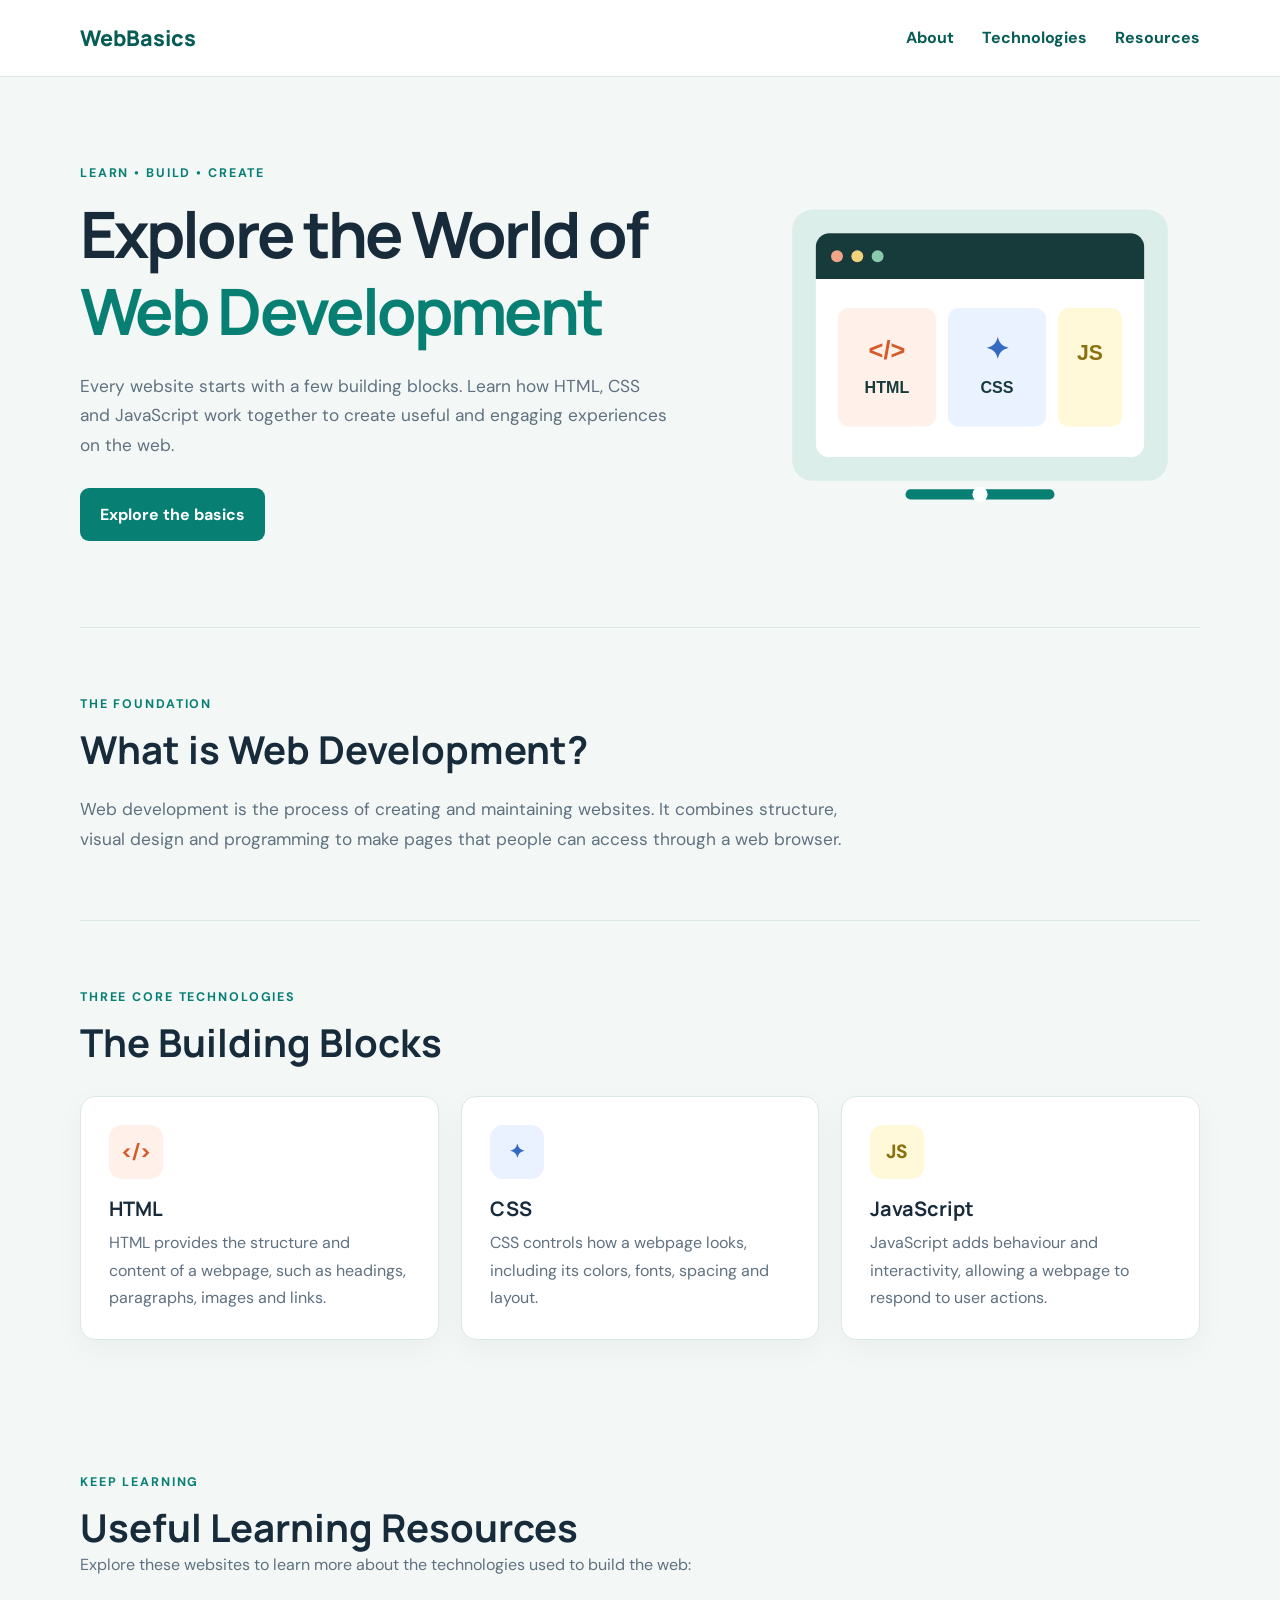
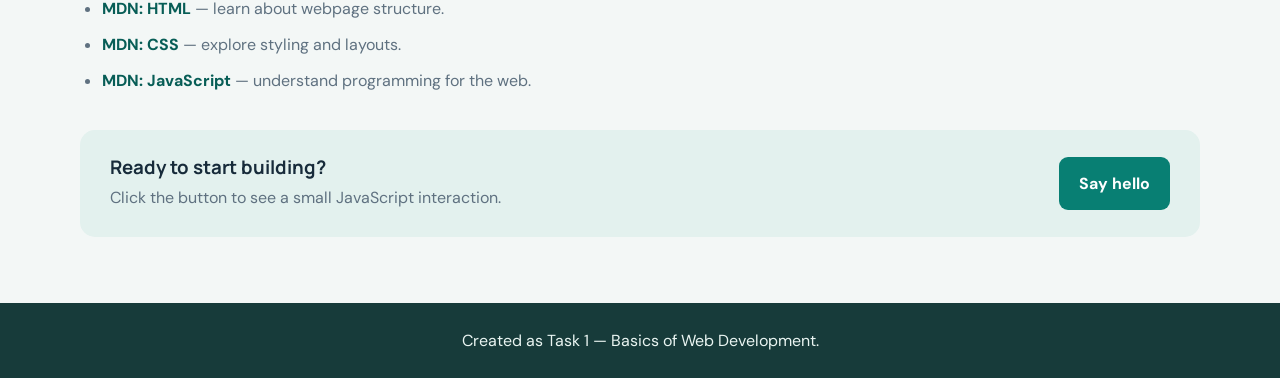
<file: apexplanet_task1/index.html>
<!DOCTYPE html>
<html lang="en">
<head>
    <meta charset="UTF-8">
    <meta name="viewport" content="width=device-width, initial-scale=1.0">
    <meta name="description" content="A beginner-friendly introduction to web development.">
    <title>Web Development Basics</title>
    <link rel="stylesheet" href="css/style.css">
    <script src="js/script.js" defer></script>
</head>
<body>
    <header class="site-header">
        <nav class="navigation" aria-label="Main navigation">
            <a class="brand" href="#home">WebBasics</a>
            <div class="nav-links">
                <a href="#about">About</a>
                <a href="#technologies">Technologies</a>
                <a href="#resources">Resources</a>
            </div>
        </nav>
    </header>

    <main>
        <section class="hero" id="home">
            <div class="hero-content">
                <p class="eyebrow">LEARN • BUILD • CREATE</p>
                <h1>Explore the World of <span>Web Development</span></h1>
                <p class="hero-description">
                    Every website starts with a few building blocks. Learn how HTML,
                    CSS and JavaScript work together to create useful and engaging
                    experiences on the web.
                </p>
                <a class="primary-link" href="#technologies">Explore the basics</a>
            </div>
            <img class="hero-image" src="images/web-development.svg"
                 alt="Illustration of a browser window with HTML, CSS and JavaScript symbols">
        </section>

        <section class="section about-section" id="about">
            <div class="section-heading">
                <p class="eyebrow">THE FOUNDATION</p>
                <h2>What is Web Development?</h2>
            </div>
            <p class="section-intro">
                Web development is the process of creating and maintaining websites.
                It combines structure, visual design and programming to make pages
                that people can access through a web browser.
            </p>
        </section>

        <section class="section technologies-section" id="technologies">
            <div class="section-heading">
                <p class="eyebrow">THREE CORE TECHNOLOGIES</p>
                <h2>The Building Blocks</h2>
            </div>
            <div class="cards">
                <article class="card">
                    <div class="technology-icon html-icon" aria-hidden="true">&lt;/&gt;</div>
                    <h3>HTML</h3>
                    <p>HTML provides the structure and content of a webpage, such as headings, paragraphs, images and links.</p>
                </article>
                <article class="card">
                    <div class="technology-icon css-icon" aria-hidden="true">✦</div>
                    <h3>CSS</h3>
                    <p>CSS controls how a webpage looks, including its colors, fonts, spacing and layout.</p>
                </article>
                <article class="card">
                    <div class="technology-icon js-icon" aria-hidden="true">JS</div>
                    <h3>JavaScript</h3>
                    <p>JavaScript adds behaviour and interactivity, allowing a webpage to respond to user actions.</p>
                </article>
            </div>
        </section>

        <section class="section resources-section" id="resources">
            <div class="section-heading">
                <p class="eyebrow">KEEP LEARNING</p>
                <h2>Useful Learning Resources</h2>
            </div>
            <p>Explore these websites to learn more about the technologies used to build the web:</p>
            <ul class="resource-list">
                <li><a href="https://developer.mozilla.org/en-US/docs/Web/HTML" target="_blank" rel="noopener noreferrer">MDN: HTML</a> — learn about webpage structure.</li>
                <li><a href="https://developer.mozilla.org/en-US/docs/Web/CSS" target="_blank" rel="noopener noreferrer">MDN: CSS</a> — explore styling and layouts.</li>
                <li><a href="https://developer.mozilla.org/en-US/docs/Web/JavaScript" target="_blank" rel="noopener noreferrer">MDN: JavaScript</a> — understand programming for the web.</li>
            </ul>
            <div class="interaction-box">
                <div>
                    <h3>Ready to start building?</h3>
                    <p>Click the button to see a small JavaScript interaction.</p>
                </div>
                <button id="welcomeButton" type="button">Say hello</button>
            </div>
        </section>
    </main>

    <footer class="site-footer">
        <p>Created as Task 1 — Basics of Web Development.</p>
    </footer>
</body>
</html>
</file>
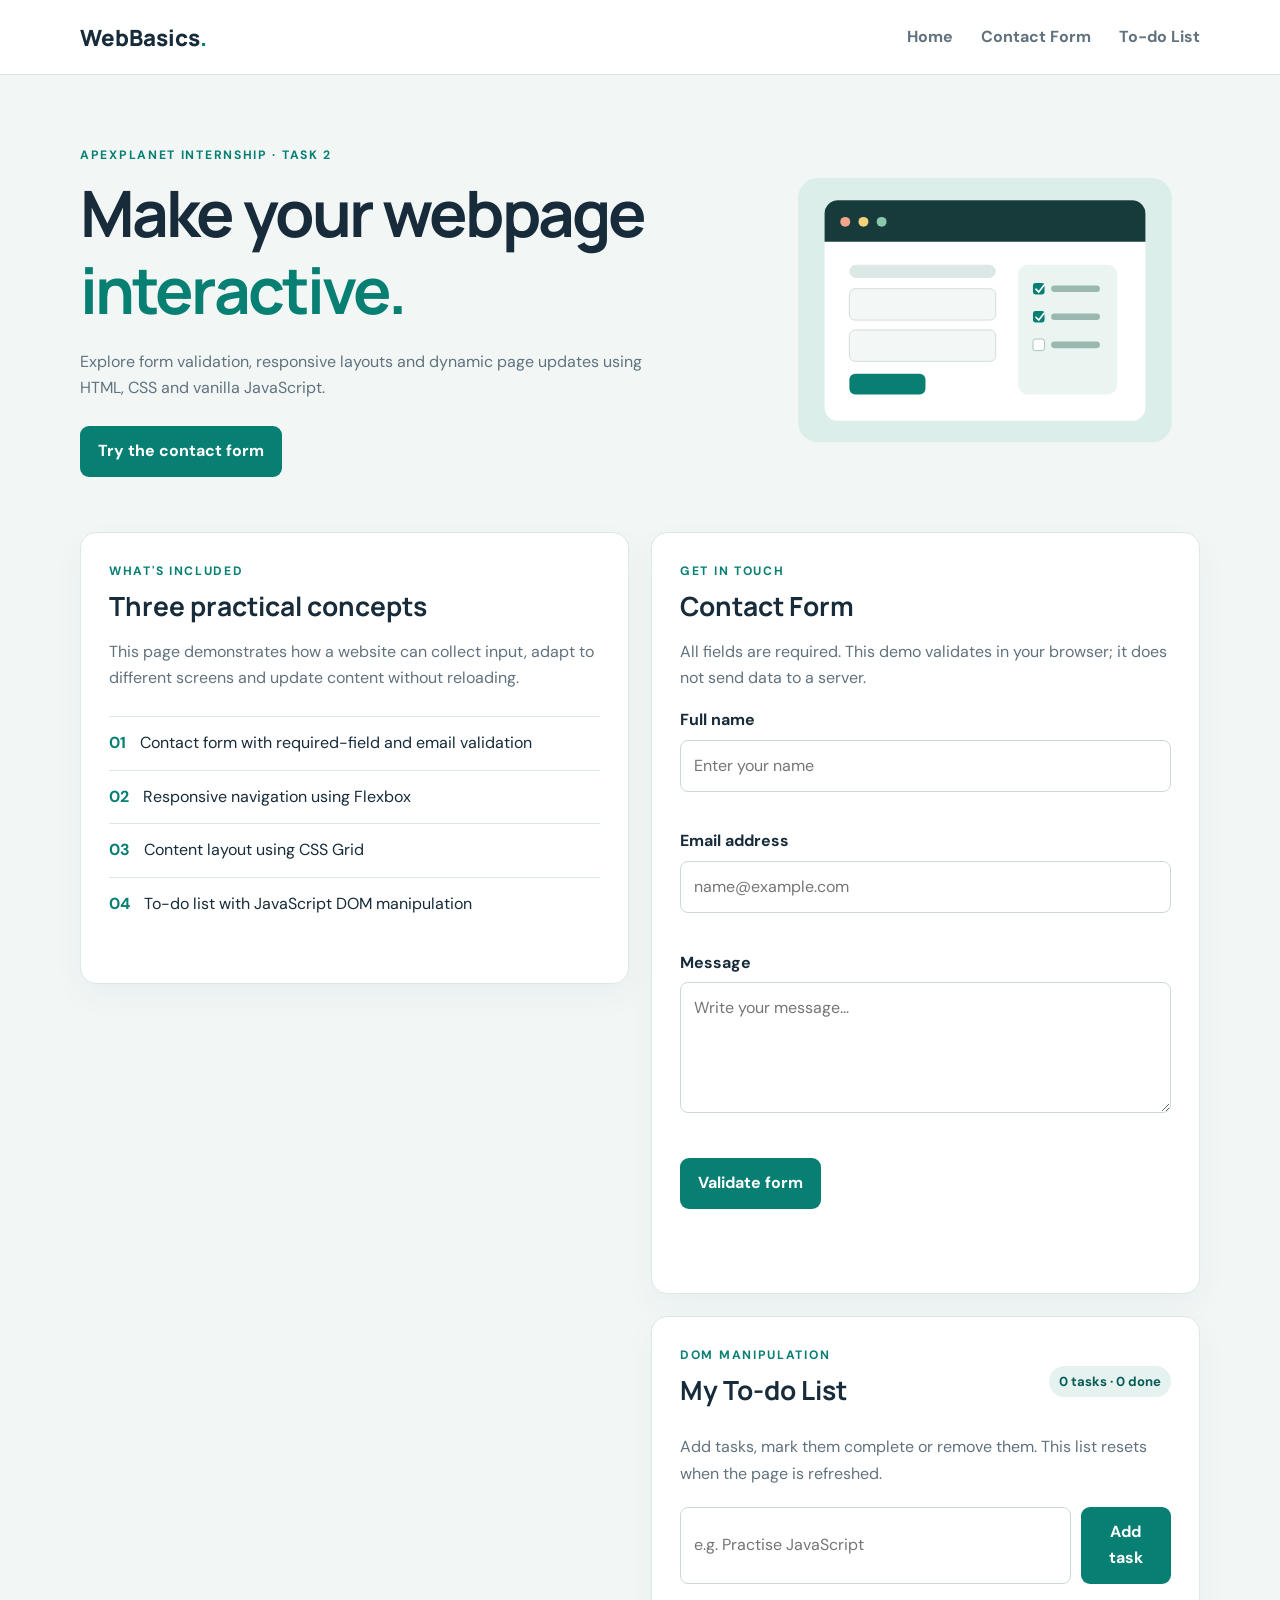
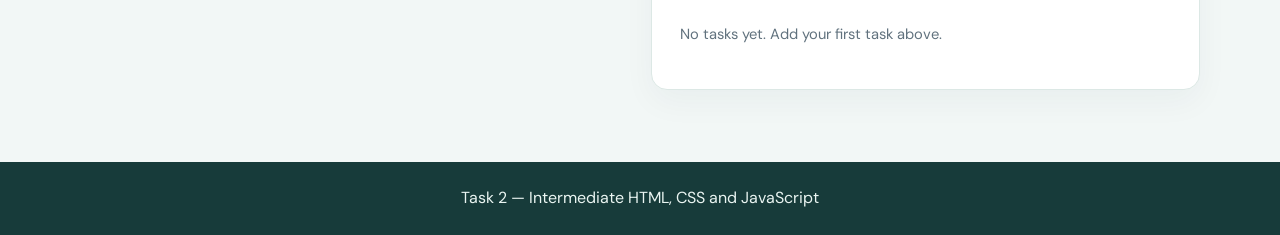
<file: apexplanet_task2/index.html>
<!doctype html>
<html lang="en">
<head>
<meta charset="UTF-8">
<meta name="viewport" content="width=device-width, initial-scale=1">
<meta name="description" content="Responsive contact form and dynamic to-do list demonstration.">
<title>WebBasics | ApexPlanet Task 2</title>
<link rel="stylesheet" href="css/style.css">
<script src="js/script.js" defer></script>
</head>
<body>
<header class="site-header">
  <nav class="navigation" aria-label="Main navigation">
    <a class="brand" href="#home">WebBasics<span>.</span></a>
    <button class="menu-toggle" id="menuToggle" aria-label="Toggle navigation" aria-expanded="false">☰</button>
    <div class="nav-links" id="navLinks">
      <a href="#home">Home</a><a href="#contact">Contact Form</a><a href="#todo">To-do List</a>
    </div>
  </nav>
</header>
<main id="home">
  <section class="hero">
    <div>
      <p class="eyebrow">APEXPLANET INTERNSHIP · TASK 2</p>
      <h1>Make your webpage <span>interactive.</span></h1>
      <p class="hero-copy">Explore form validation, responsive layouts and dynamic page updates using HTML, CSS and vanilla JavaScript.</p>
      <a class="button-link" href="#contact">Try the contact form</a>
    </div>
    <img src="images/task2-illustration.svg" alt="Illustration of a browser form and checklist">
  </section>
  <section class="content-grid section">
    <article class="panel intro-panel">
      <p class="eyebrow">WHAT'S INCLUDED</p><h2>Three practical concepts</h2>
      <p class="muted">This page demonstrates how a website can collect input, adapt to different screens and update content without reloading.</p>
      <ul class="feature-list">
        <li><b>01</b> Contact form with required-field and email validation</li>
        <li><b>02</b> Responsive navigation using Flexbox</li>
        <li><b>03</b> Content layout using CSS Grid</li>
        <li><b>04</b> To-do list with JavaScript DOM manipulation</li>
      </ul>
    </article>
    <section class="panel" id="contact">
      <p class="eyebrow">GET IN TOUCH</p><h2>Contact Form</h2>
      <p class="muted">All fields are required. This demo validates in your browser; it does not send data to a server.</p>
      <form id="contactForm" novalidate>
        <div class="form-field"><label for="fullName">Full name</label><input id="fullName" name="fullName" type="text" placeholder="Enter your name" autocomplete="name" required><small class="error" id="nameError"></small></div>
        <div class="form-field"><label for="email">Email address</label><input id="email" name="email" type="email" placeholder="name@example.com" autocomplete="email" required><small class="error" id="emailError"></small></div>
        <div class="form-field"><label for="message">Message</label><textarea id="message" name="message" rows="4" placeholder="Write your message..." required></textarea><small class="error" id="messageError"></small></div>
        <button class="primary-button" type="submit">Validate form</button>
        <p id="formFeedback" class="feedback" role="status" aria-live="polite"></p>
      </form>
    </section>
    <section class="panel" id="todo">
      <div class="todo-heading"><div><p class="eyebrow">DOM MANIPULATION</p><h2>My To-do List</h2></div><span class="count" id="taskCount">0 tasks</span></div>
      <p class="muted">Add tasks, mark them complete or remove them. This list resets when the page is refreshed.</p>
      <form class="todo-form" id="todoForm"><label class="visually-hidden" for="todoInput">New task</label><input id="todoInput" type="text" maxlength="100" placeholder="e.g. Practise JavaScript" required><button class="primary-button" type="submit">Add task</button></form>
      <small class="error" id="todoError" role="status"></small>
      <ul class="todo-list" id="todoList" aria-label="Tasks"></ul>
      <p class="empty-state" id="emptyState">No tasks yet. Add your first task above.</p>
    </section>
  </section>
</main>
<footer><p>Task 2 — Intermediate HTML, CSS and JavaScript</p></footer>
</body></html>
</file>
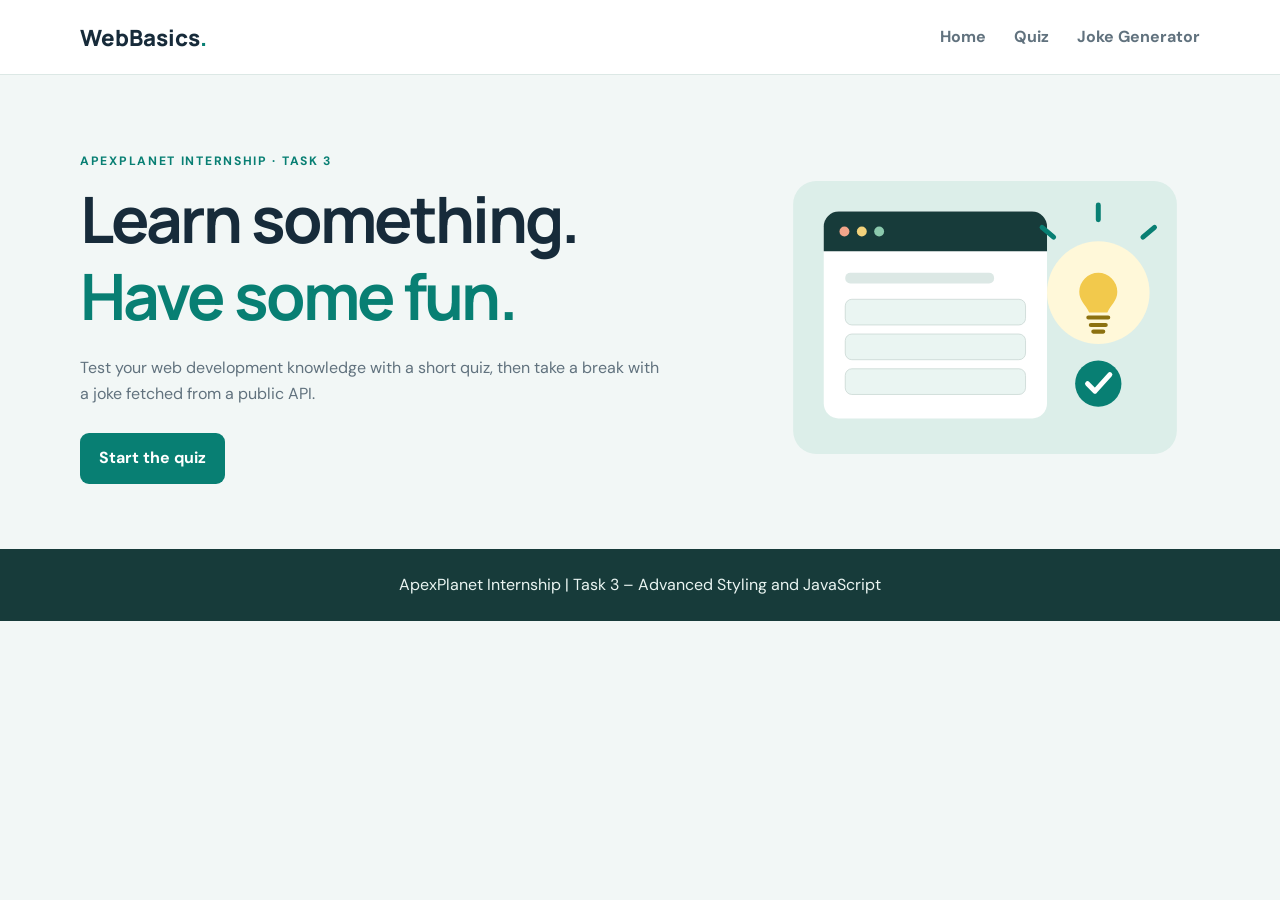
<file: apexplanet_task3/index.html>
<!DOCTYPE html>
<html lang="en">
<head>
<meta charset="UTF-8">
<meta name="viewport" content="width=device-width, initial-scale=1.0">
<meta name="description" content="Responsive JavaScript quiz and random joke generator.">
<title>WebBasics | ApexPlanet Task 3</title>
<link rel="stylesheet" href="css/style.css">
<script src="js/script.js" defer></script>
</head>
<body>
<header class="site-header">
<nav class="navigation" aria-label="Main navigation">
<a class="brand" href="#home">WebBasics<span>.</span></a>
<button class="menu-toggle" id="menuToggle" type="button" aria-label="Toggle navigation" aria-expanded="false">☰</button>
<div class="nav-links" id="navLinks"><a href="#home">Home</a><a href="#quiz">Quiz</a><a href="#jokes">Joke Generator</a></div>
</nav>
</header>
<main id="home">
<section class="hero">
<div><p class="eyebrow">APEXPLANET INTERNSHIP · TASK 3</p><h1>Learn something.<br><span>Have some fun.</span></h1>
<p class="hero-copy">Test your web development knowledge with a short quiz, then take a break with a joke fetched from a public API.</p>
<a class="primary-link" href="#quiz">Start the quiz</a></div>
<img src="images/task3-illustration.svg" alt="Illustration of a quiz card and light bulb">
</section>

</main>
<footer class="site-footer"><p>ApexPlanet Internship | Task 3 – Advanced Styling and JavaScript</p></footer>
</body></html>
</file>
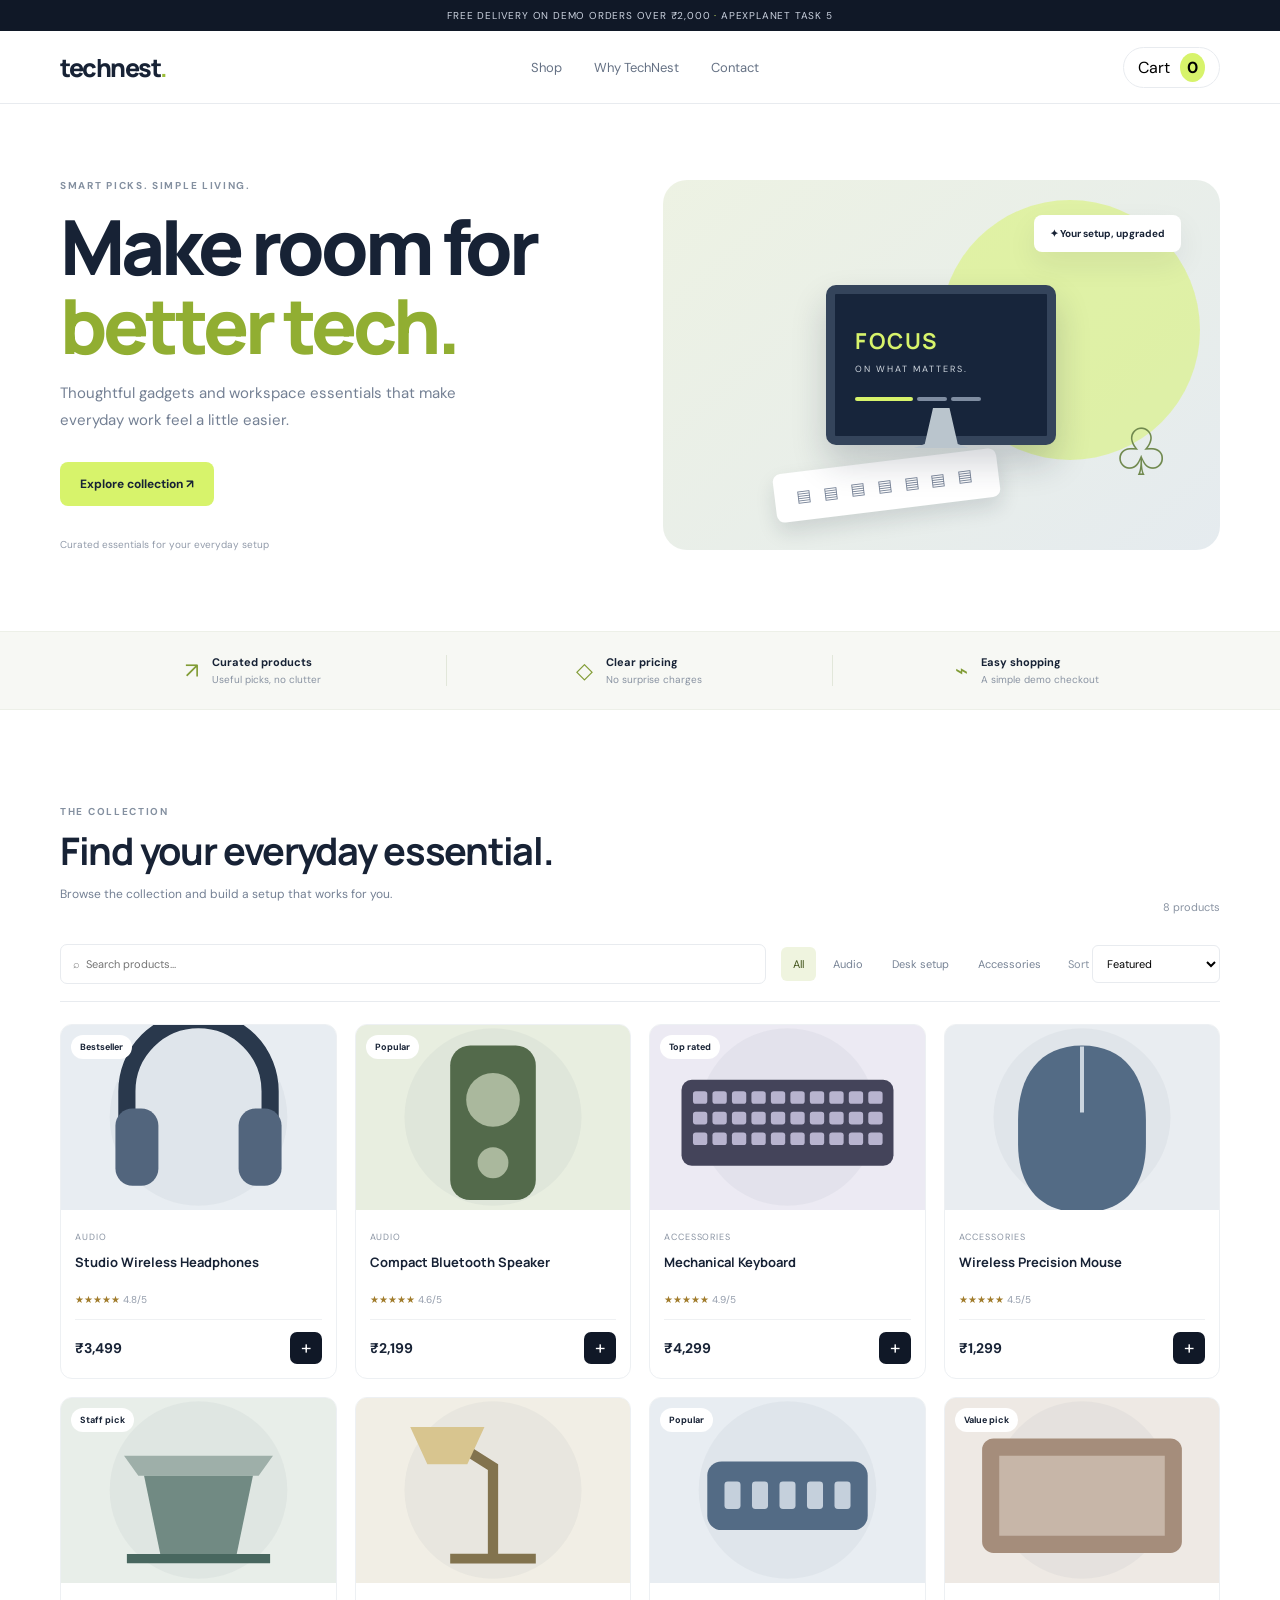
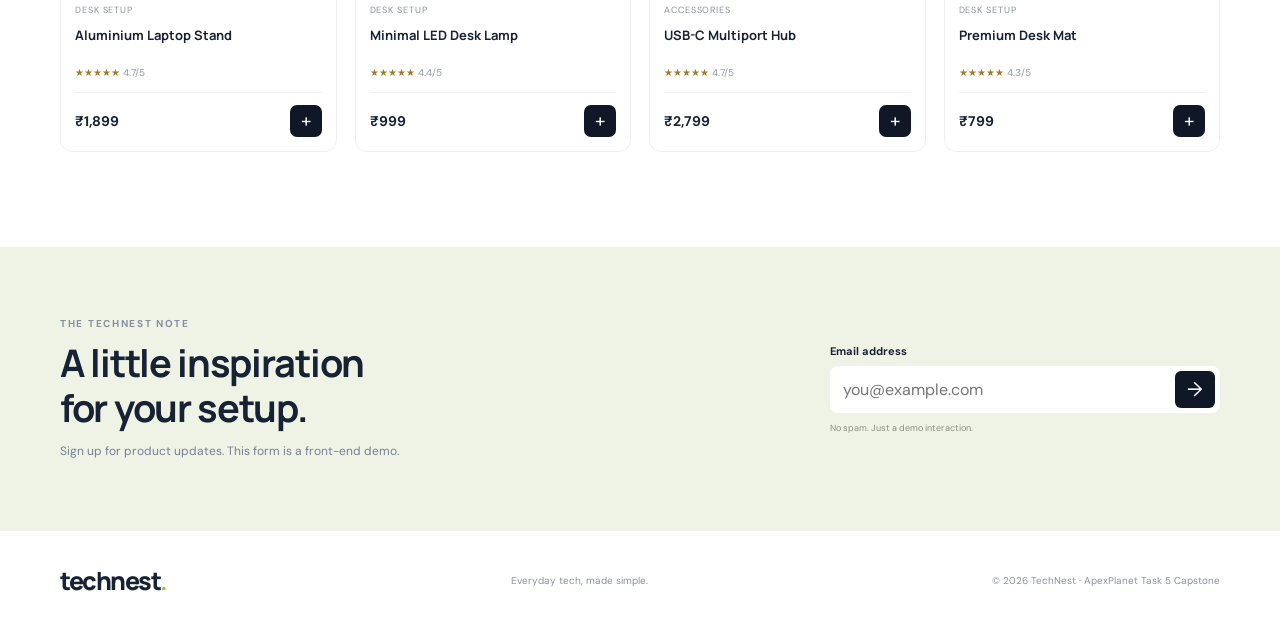
<file: apexplanet_task5_capstone/index.html>
<!doctype html>
<html lang="en"><head>
<meta charset="utf-8"><meta name="viewport" content="width=device-width,initial-scale=1">
<meta name="description" content="TechNest — a responsive demo storefront for everyday tech essentials.">
<meta name="theme-color" content="#101827"><title>TechNest | Everyday Tech</title>
<link rel="stylesheet" href="css/style.min.css"><script src="js/app.js" defer></script>
</head><body>
<div class="announcement">FREE DELIVERY ON DEMO ORDERS OVER ₹2,000 <span>·</span> APEXPLANET TASK 5</div>
<header><nav class="nav wrap"><a class="logo" href="#">tech<span>nest</span><b>.</b></a>
<div class="links"><a href="#shop">Shop</a><a href="#why">Why TechNest</a><a href="#footer">Contact</a></div>
<button class="cart-open" id="openCart">Cart <b id="cartCount">0</b></button></nav></header>
<main>
<section class="hero wrap"><div><p class="eyebrow">SMART PICKS. SIMPLE LIVING.</p><h1>Make room for<br><em>better tech.</em></h1>
<p class="intro">Thoughtful gadgets and workspace essentials that make everyday work feel a little easier.</p>
<a class="btn" href="#shop">Explore collection ↗</a><p class="micro">Curated essentials for your everyday setup</p></div>
<div class="hero-art"><div class="float-tag">✦ Your setup, upgraded</div><div class="monitor"><div>FOCUS<small>ON WHAT MATTERS.</small><i></i><i></i><i></i></div><span></span></div><div class="keyboard">▤ ▤ ▤ ▤ ▤ ▤ ▤</div><div class="plant">♧</div></div></section>
<section class="benefits" id="why"><div class="wrap benefit-grid"><div>↗ <span><b>Curated products</b><small>Useful picks, no clutter</small></span></div><div>◇ <span><b>Clear pricing</b><small>No surprise charges</small></span></div><div>⌁ <span><b>Easy shopping</b><small>A simple demo checkout</small></span></div></div></section>
<section class="shop wrap" id="shop"><div class="heading"><div><p class="eyebrow">THE COLLECTION</p><h2>Find your everyday essential.</h2><p class="muted">Browse the collection and build a setup that works for you.</p></div><small id="resultCount"></small></div>
<div class="controls"><input id="searchInput" type="search" placeholder="⌕  Search products..." aria-label="Search products">
<div class="categories"><button class="active" data-cat="all">All</button><button data-cat="audio">Audio</button><button data-cat="desk">Desk setup</button><button data-cat="accessories">Accessories</button></div>
<label>Sort <select id="sortSelect"><option value="featured">Featured</option><option value="rating">Top rated</option><option value="low">Price: low to high</option><option value="high">Price: high to low</option><option value="name">Name: A–Z</option></select></label></div>
<div class="grid" id="productGrid" aria-live="polite"></div><div class="empty" id="noResults" hidden><h3>No matching products</h3><p>Try another search or clear your category filter.</p><button class="btn" id="resetFilters">Clear filters</button></div></section>
<section class="newsletter"><div class="wrap news-inner"><div><p class="eyebrow">THE TECHNEST NOTE</p><h2>A little inspiration<br>for your setup.</h2><p class="muted">Sign up for product updates. This form is a front-end demo.</p></div>
<form id="newsletterForm"><label for="email">Email address</label><div><input id="email" type="email" placeholder="you@example.com" required><button>→</button></div><small id="newsMessage">No spam. Just a demo interaction.</small></form></div></section>
</main>
<footer class="wrap footer" id="footer"><a class="logo" href="#">tech<span>nest</span><b>.</b></a><p>Everyday tech, made simple.</p><small>© <span id="year"></span> TechNest · ApexPlanet Task 5 Capstone</small></footer>
<div class="overlay" id="overlay" hidden></div><aside class="drawer" id="drawer" aria-hidden="true"><div class="drawer-head"><h2>Shopping cart</h2><button id="closeCart" aria-label="Close cart">×</button></div><div id="cartItems" class="cart-items"></div><div id="cartEmpty" class="cart-empty"><h3>Your cart is empty</h3><p>Add something useful to get started.</p></div><div id="summary" class="summary" hidden><p>Subtotal <b id="subtotal"></b></p><p>Delivery <b id="delivery"></b></p><h3>Total <b id="total"></b></h3><button class="btn full" id="checkout">Continue to checkout →</button><small>Demo only — no payment will be collected.</small></div></aside>
<div class="modal" id="modal" hidden role="dialog" aria-modal="true"><button id="modalClose" class="modal-x">×</button><div class="check">✓</div><p class="eyebrow">DEMO CHECKOUT</p><h2>Order preview created!</h2><p>This is a front-end demonstration. No order was placed and no payment details were collected.</p><button class="btn" id="finish">Continue browsing</button></div><div class="toast" id="toast" role="status"></div>
</body></html>
</file>
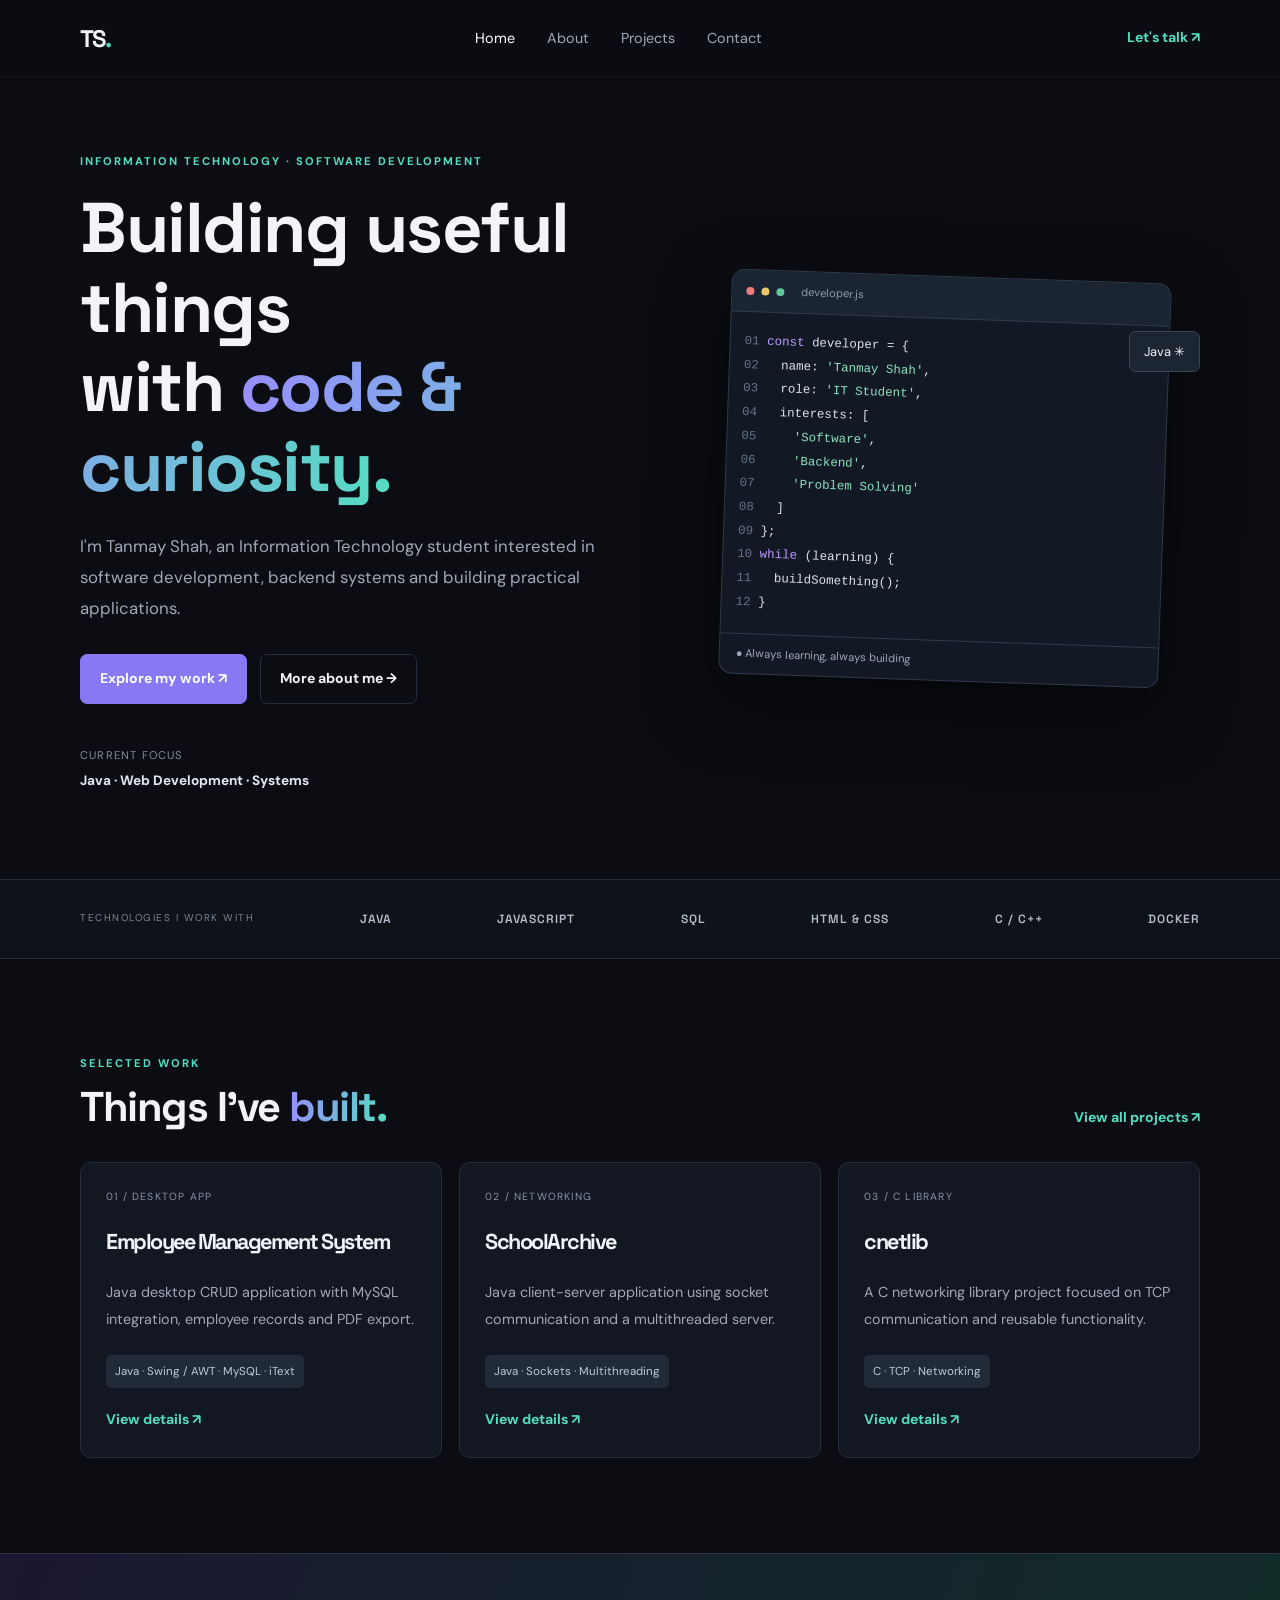
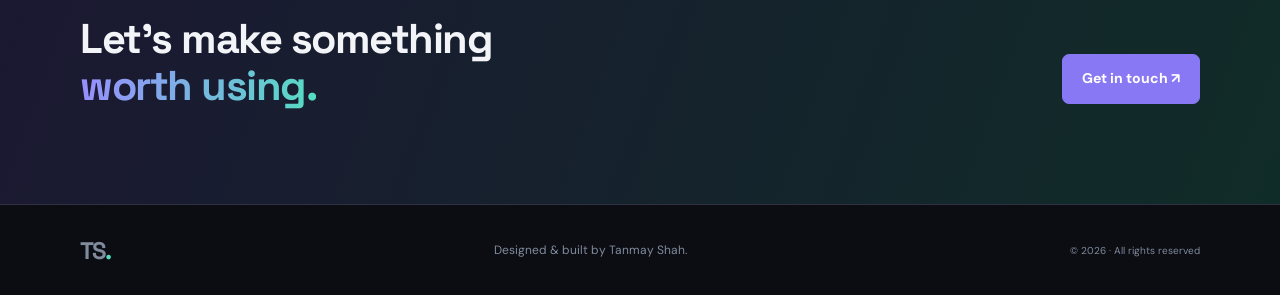
<file: apexplanet_task4/apexplanet_task4_portfolio/index.html>
<!doctype html><html lang="en"><head><meta charset="utf-8"><meta name="viewport" content="width=device-width,initial-scale=1"><meta name="description" content="Tanmay Shah — IT student and software developer"><title>Tanmay Shah | Software Developer</title><link rel="preconnect" href="https://fonts.googleapis.com"><link href="https://fonts.googleapis.com/css2?family=DM+Sans:wght@400;500;600;700&family=Space+Grotesk:wght@400;500;600;700&display=swap" rel="stylesheet"><link rel="stylesheet" href="css/style.css"><script src="js/main.js" defer></script></head><body>
<header><nav class="nav wrap"><a class="brand" href="index.html">TS<span>.</span></a><button class="menu-toggle" aria-label="Toggle menu" aria-expanded="false">☰</button><div class="nav-links"><a class="active" href="index.html">Home</a><a href="about.html">About</a><a href="projects.html">Projects</a><a href="contact.html">Contact</a></div><a class="nav-cta" href="contact.html">Let's talk ↗</a></nav></header>
<main><section class="hero wrap"><div><p class="eyebrow">INFORMATION TECHNOLOGY · SOFTWARE DEVELOPMENT</p><h1>Building useful things<br>with <span>code & curiosity.</span></h1><p class="lead">I'm Tanmay Shah, an Information Technology student interested in software development, backend systems and building practical applications.</p><div class="actions"><a class="btn primary" href="projects.html">Explore my work ↗</a><a class="btn" href="about.html">More about me →</a></div><p class="focus">CURRENT FOCUS <b>Java · Web Development · Systems</b></p></div><div class="visual"><div class="glow"></div><div class="code"><div class="bar"><i></i><i></i><i></i><span>developer.js</span></div><pre><b>01</b> <em>const</em> developer = {
<b>02</b>   name: <strong>'Tanmay Shah'</strong>,
<b>03</b>   role: <strong>'IT Student'</strong>,
<b>04</b>   interests: [
<b>05</b>     <strong>'Software'</strong>,
<b>06</b>     <strong>'Backend'</strong>,
<b>07</b>     <strong>'Problem Solving'</strong>
<b>08</b>   ]
<b>09</b> };
<b>10</b> <em>while</em> (learning) {
<b>11</b>   buildSomething();
<b>12</b> }</pre><div class="code-foot">● Always learning, always building</div></div><div class="chip">Java ✳</div></div></section>
<section class="tech"><div class="wrap techrow"><small>TECHNOLOGIES I WORK WITH</small><b>JAVA</b><b>JAVASCRIPT</b><b>SQL</b><b>HTML & CSS</b><b>C / C++</b><b>DOCKER</b></div></section>
<section class="section wrap"><div class="section-head"><div><p class="eyebrow">SELECTED WORK</p><h2>Things I've <span>built.</span></h2></div><a href="projects.html" class="textlink">View all projects ↗</a></div><div class="cards"><article class="card"><small>01 / DESKTOP APP</small><h3>Employee Management System</h3><p>Java desktop CRUD application with MySQL integration, employee records and PDF export.</p><div class="tags">Java · Swing / AWT · MySQL · iText</div><a href="projects.html#employee">View details ↗</a></article><article class="card"><small>02 / NETWORKING</small><h3>SchoolArchive</h3><p>Java client-server application using socket communication and a multithreaded server.</p><div class="tags">Java · Sockets · Multithreading</div><a href="projects.html#schoolarchive">View details ↗</a></article><article class="card"><small>03 / C LIBRARY</small><h3>cnetlib</h3><p>A C networking library project focused on TCP communication and reusable functionality.</p><div class="tags">C · TCP · Networking</div><a href="projects.html#cnetlib">View details ↗</a></article></div></section>
<section class="callout"><div class="wrap callinner"><h2>Let's make something<br><span>worth using.</span></h2><a class="btn primary" href="contact.html">Get in touch ↗</a></div></section></main><footer class="footer wrap"><a class="brand" href="index.html">TS<span>.</span></a><p>Designed & built by Tanmay Shah.</p><small>© <span id="year"></span> · All rights reserved</small></footer></body></html>
</file>
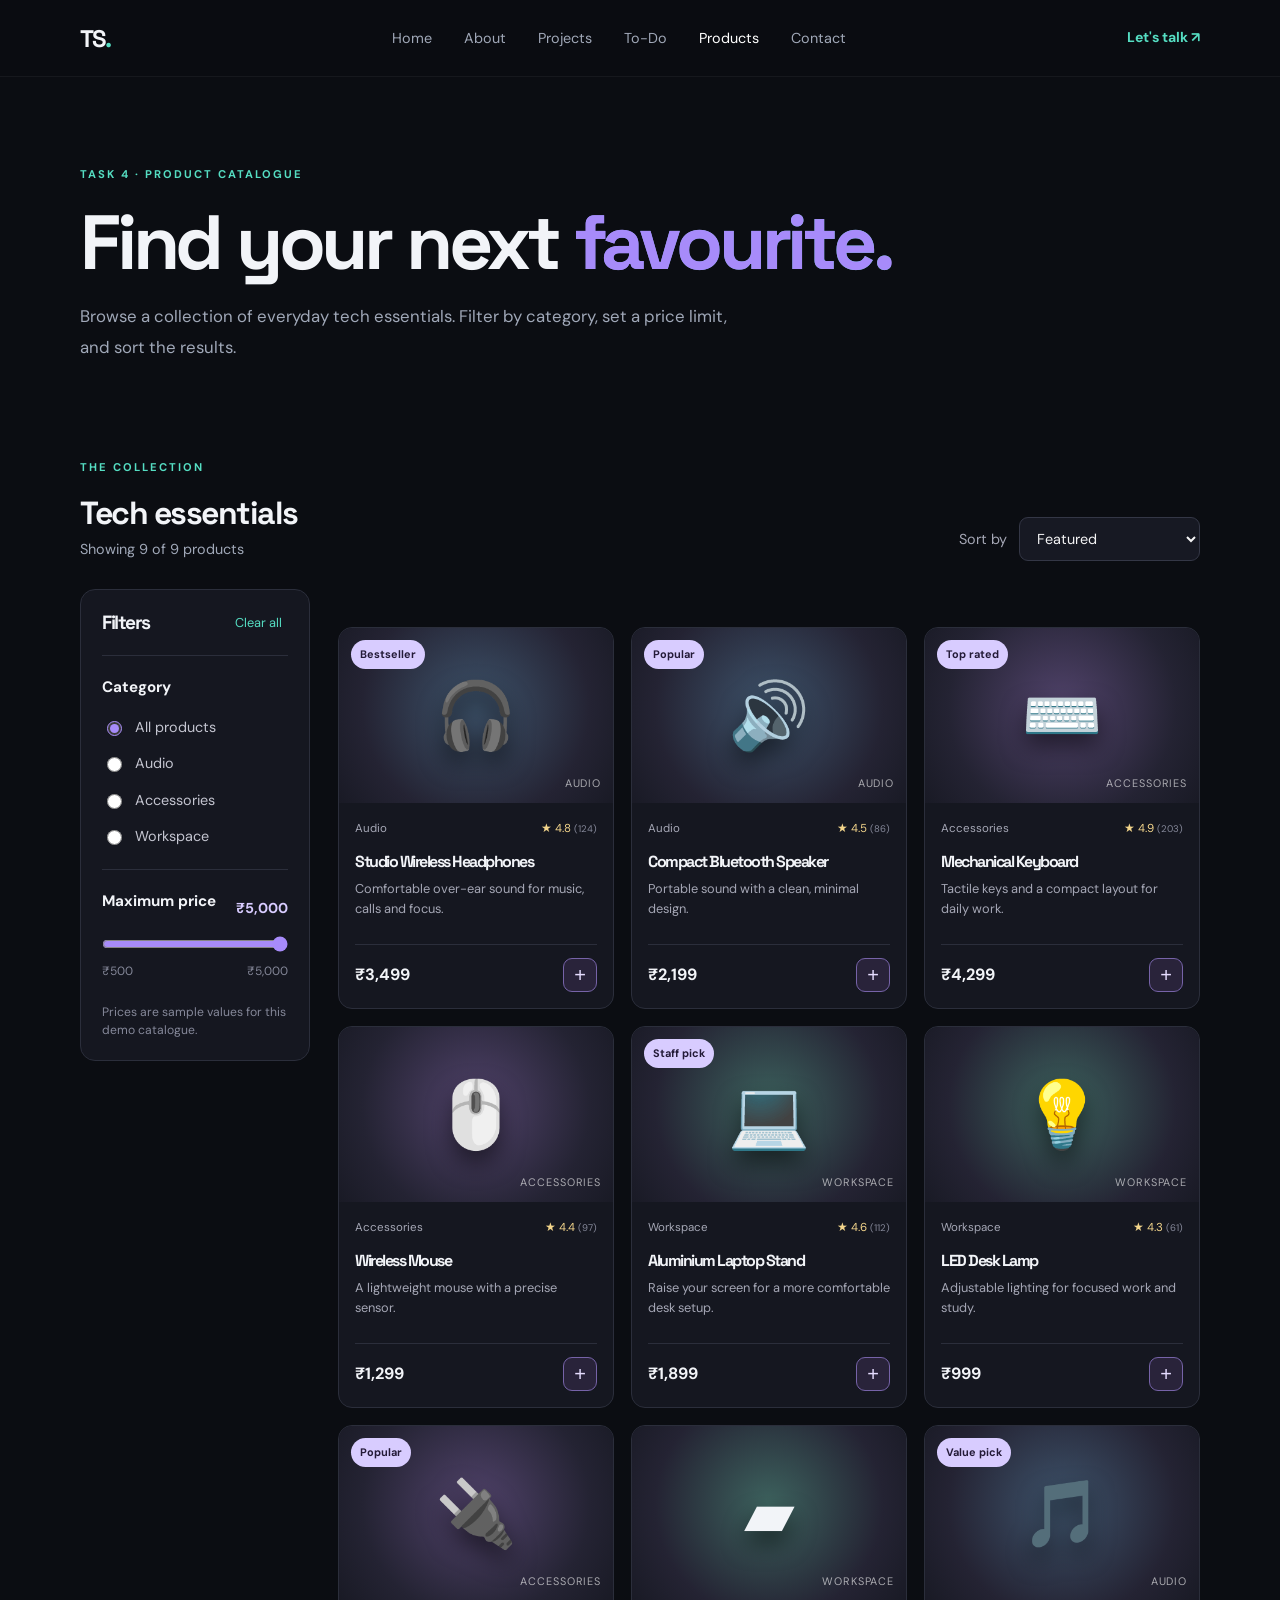
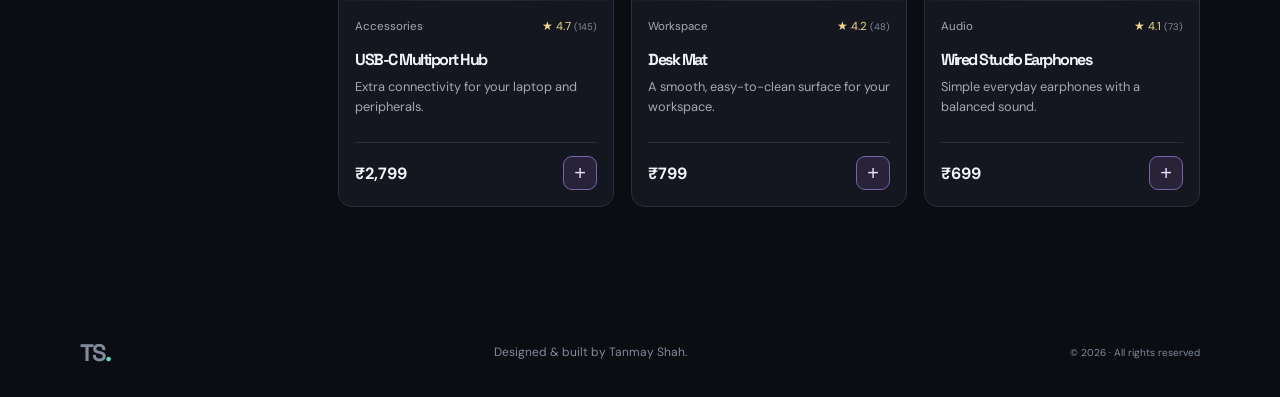
<file: apexplanet_task4/apexplanet_task4_product_listing/index.html>
<!doctype html>
<html lang="en"><head>
<meta charset="utf-8"><meta name="viewport" content="width=device-width,initial-scale=1">
<meta name="description" content="Responsive product listing with category, price and sorting filters.">
<title>Products | Tanmay Shah</title>
<link rel="preconnect" href="https://fonts.googleapis.com">
<link href="https://fonts.googleapis.com/css2?family=DM+Sans:wght@400;500;600;700&family=Space+Grotesk:wght@400;500;600;700&display=swap" rel="stylesheet">
<link rel="stylesheet" href="css/style.css"><script src="js/main.js" defer></script><script src="js/products.js" defer></script>
</head><body>
<header><nav class="nav wrap">
<a class="brand" href="index.html">TS<span>.</span></a><button class="menu-toggle" aria-label="Toggle menu" aria-expanded="false">☰</button>
<div class="nav-links"><a href="index.html">Home</a><a href="about.html">About</a><a href="projects.html">Projects</a><a href="todo.html">To-Do</a><a class="active" href="products.html">Products</a><a href="contact.html">Contact</a></div>
<a class="nav-cta" href="contact.html">Let's talk ↗</a></nav></header>
<main>
<section class="page-hero wrap"><p class="eyebrow">TASK 4 · PRODUCT CATALOGUE</p><h1>Find your next <span>favourite.</span></h1>
<p class="lead">Browse a collection of everyday tech essentials. Filter by category, set a price limit, and sort the results.</p></section>
<section class="product-section wrap">
<div class="product-toolbar"><div><p class="eyebrow">THE COLLECTION</p><h2>Tech essentials</h2><p class="product-count" id="productCount" aria-live="polite">Showing products</p></div>
<label class="sort-control">Sort by <select id="sortSelect"><option value="featured">Featured</option><option value="rating-desc">Highest rated</option><option value="price-asc">Price: low to high</option><option value="price-desc">Price: high to low</option><option value="name-asc">Name: A to Z</option></select></label></div>
<div class="catalog-layout">
<aside class="filter-panel"><div class="filter-heading"><h3>Filters</h3><button id="clearFilters" class="textlink" type="button">Clear all</button></div>
<div class="filter-group"><h4>Category</h4>
<label class="filter-option"><input type="radio" name="category" value="all" checked> All products</label>
<label class="filter-option"><input type="radio" name="category" value="audio"> Audio</label>
<label class="filter-option"><input type="radio" name="category" value="accessories"> Accessories</label>
<label class="filter-option"><input type="radio" name="category" value="workspace"> Workspace</label></div>
<div class="filter-group"><div class="price-heading"><h4>Maximum price</h4><strong id="priceValue">₹5,000</strong></div>
<input id="priceRange" class="price-range" type="range" min="500" max="5000" step="100" value="5000"><div class="range-labels"><span>₹500</span><span>₹5,000</span></div></div>
<div class="filter-note">Prices are sample values for this demo catalogue.</div></aside>
<div class="catalog-content"><div class="active-filters" id="activeFilters"></div><div class="product-grid" id="productGrid" aria-live="polite"></div>
<div class="empty-state" id="emptyState" hidden><div class="empty-icon">⌕</div><h3>No products found</h3><p>Try changing the category or increasing your price limit.</p><button class="btn" id="resetEmpty" type="button">Reset filters</button></div></div>
</div></section></main>
<footer class="footer wrap"><a class="brand" href="index.html">TS<span>.</span></a><p>Designed & built by Tanmay Shah.</p><small>© <span id="year"></span> · All rights reserved</small></footer>
</body></html>
</file>
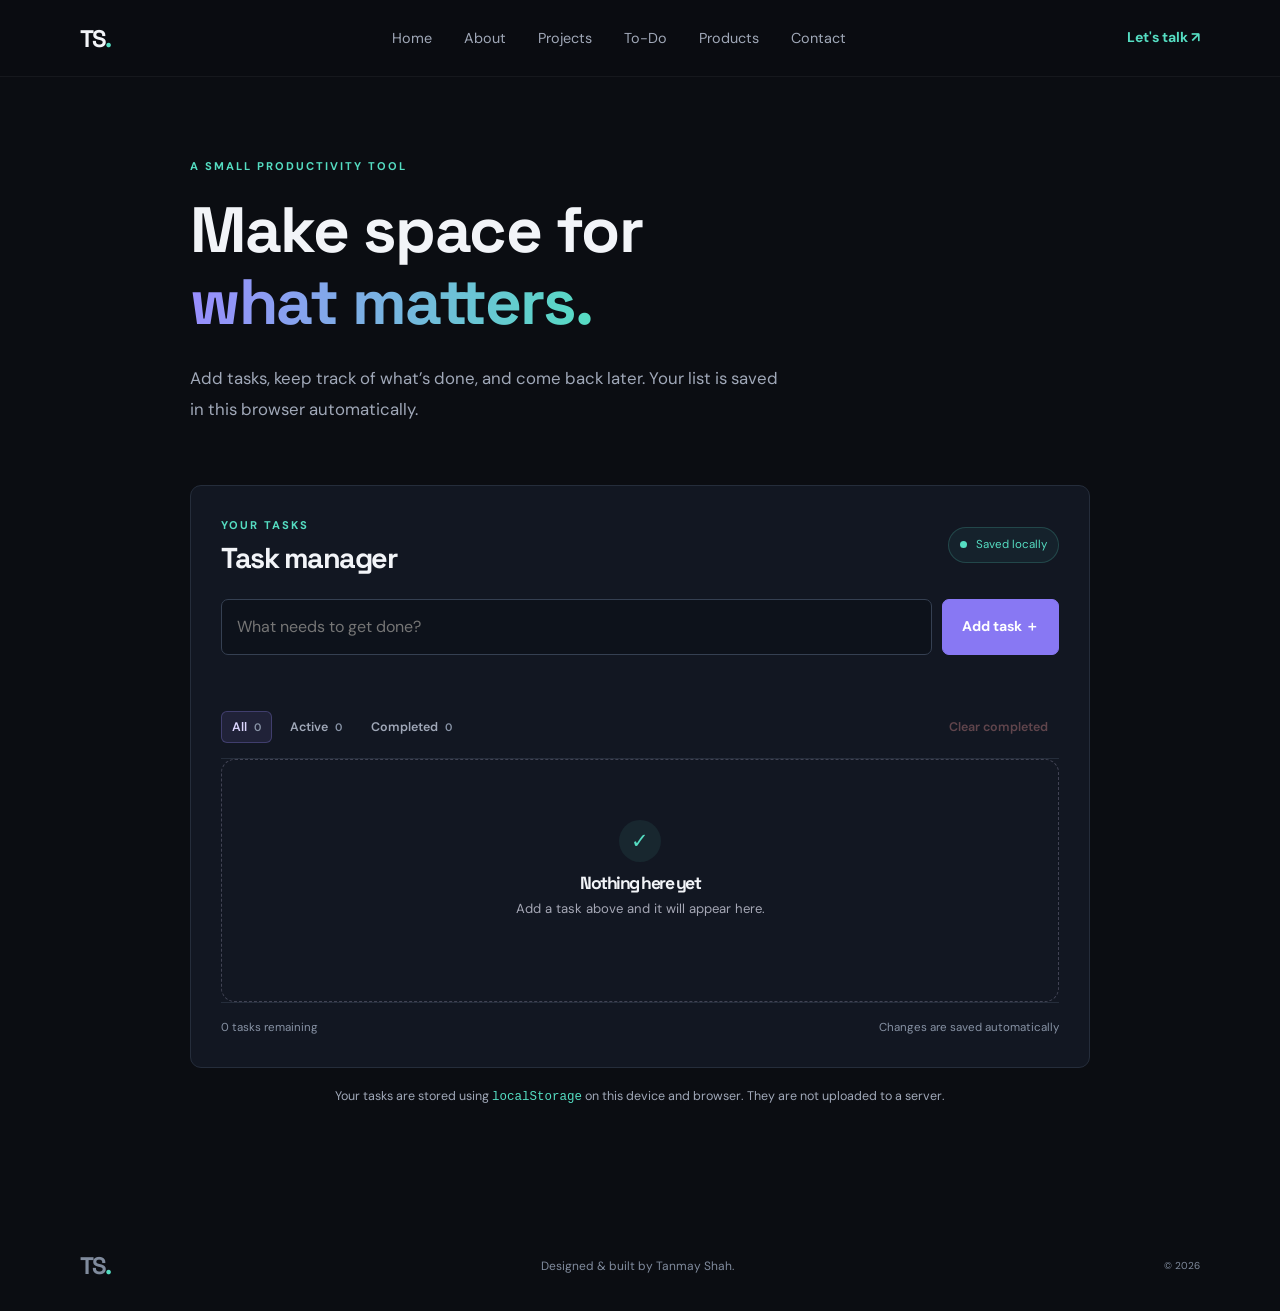
<file: apexplanet_task4/apexplanet_task4_todo/index.html>
<!doctype html>
<html lang="en">
<head>
  <meta charset="utf-8">
  <meta name="viewport" content="width=device-width, initial-scale=1">
  <meta name="description" content="A simple to-do list that saves tasks in your browser.">
  <title>To-Do List | Tanmay Shah</title>
  <link href="https://fonts.googleapis.com/css2?family=DM+Sans:wght@400;500;600;700&family=Space+Grotesk:wght@400;500;600;700&display=swap" rel="stylesheet">
  <link rel="stylesheet" href="css/style.css">
  <script src="js/main.js" defer></script>
  <script src="js/todo.js" defer></script>
</head>
<body>
<header>
  <nav class="nav wrap" aria-label="Main navigation">
    <a class="brand" href="index.html">TS<span>.</span></a>
    <button class="menu-toggle" aria-label="Toggle menu" aria-expanded="false">☰</button>
    <div class="nav-links">
      <a href="index.html">Home</a><a href="about.html">About</a>
      <a href="projects.html">Projects</a><a href="todo.html">To-Do</a><a href="products.html">Products</a>
      <a href="contact.html">Contact</a>
    </div>
    <a class="nav-cta" href="contact.html">Let's talk ↗</a>
  </nav>
</header>

<main class="wrap inner todo-page">
  <div class="intro">
    <p class="eyebrow">A SMALL PRODUCTIVITY TOOL</p>
    <h1>Make space for<br><span>what matters.</span></h1>
    <p class="lead">Add tasks, keep track of what’s done, and come back later. Your list is saved in this browser automatically.</p>
  </div>

  <section class="todo-app panel" aria-label="To-do list application">
    <div class="todo-heading">
      <div><p class="eyebrow">YOUR TASKS</p><h2>Task manager</h2></div>
      <span class="save-indicator"><i></i> Saved locally</span>
    </div>

    <form id="todo-form" class="todo-form">
      <label class="sr-only" for="task-input">Enter a task</label>
      <input id="task-input" type="text" maxlength="120" placeholder="What needs to get done?" autocomplete="off" required>
      <button class="btn primary" type="submit">Add task <span>＋</span></button>
    </form>
    <p id="form-message" class="form-message" aria-live="polite"></p>

    <div class="todo-toolbar">
      <div class="filters" role="group" aria-label="Filter tasks">
        <button class="filter-btn selected" type="button" data-filter="all">All <span id="all-count">0</span></button>
        <button class="filter-btn" type="button" data-filter="active">Active <span id="active-count">0</span></button>
        <button class="filter-btn" type="button" data-filter="completed">Completed <span id="completed-count">0</span></button>
      </div>
      <button id="clear-completed" class="clear-btn" type="button">Clear completed</button>
    </div>

    <ul id="task-list" class="task-list" aria-live="polite"></ul>
    <div id="empty-state" class="empty-state">
      <div>✓</div><h3>Nothing here yet</h3><p>Add a task above and it will appear here.</p>
    </div>
    <div class="todo-footer"><span id="remaining-count">0 tasks remaining</span><span>Changes are saved automatically</span></div>
  </section>
  <p class="storage-note">Your tasks are stored using <code>localStorage</code> on this device and browser. They are not uploaded to a server.</p>
</main>

<footer class="footer wrap">
  <a class="brand" href="index.html">TS<span>.</span></a>
  <p>Designed & built by Tanmay Shah.</p>
  <small>© <span id="year"></span></small>
</footer>
</body>
</html>
</file>
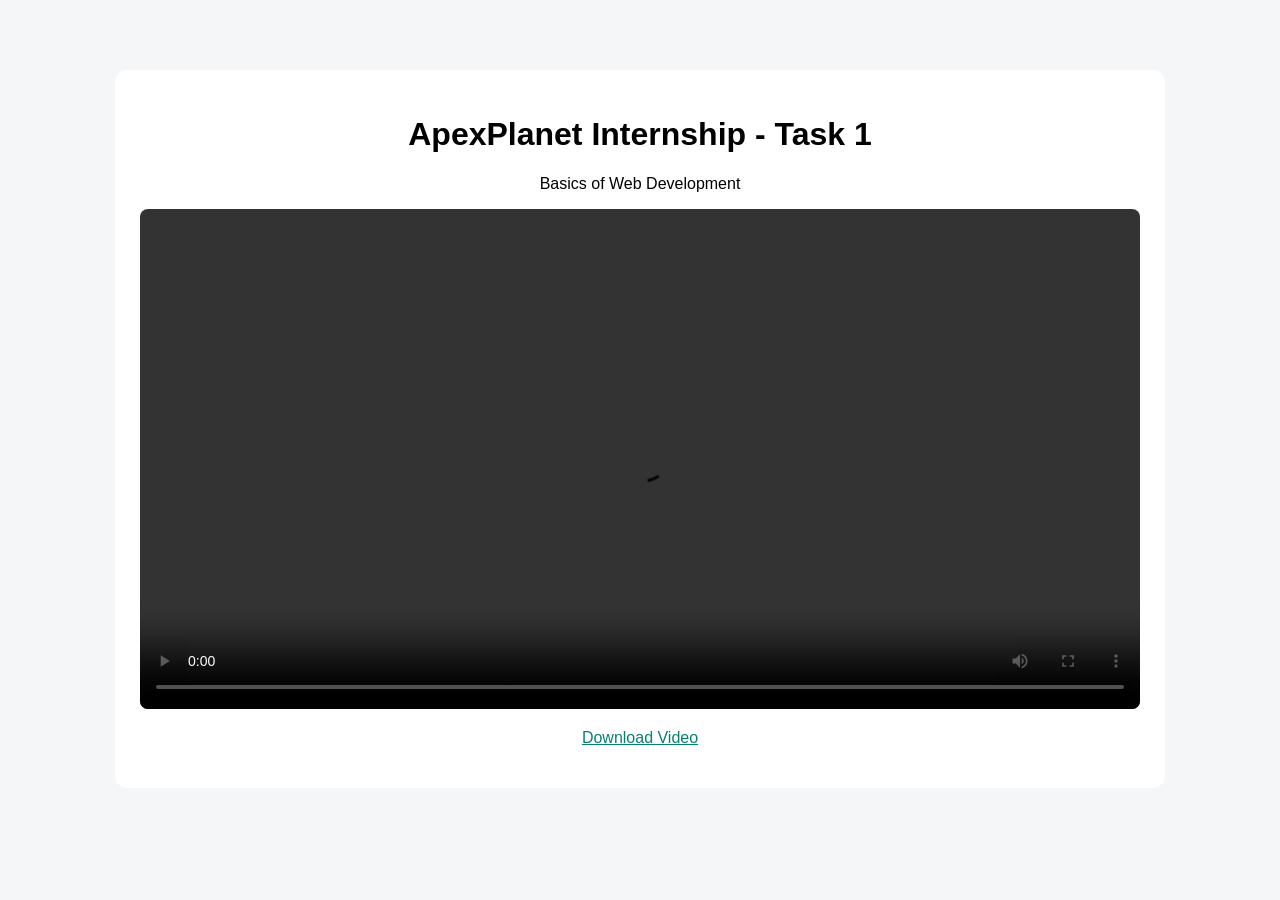
<file: videos/task1.html>
<!DOCTYPE html>
<html lang="en">

<head>
    <meta charset="UTF-8">
    <meta name="viewport" content="width=device-width, initial-scale=1.0">

    <title>ApexPlanet Internship - Task 1</title>

    <meta property="og:title"
          content="ApexPlanet Internship - Task 1">

    <meta property="og:description"
          content="Demonstration of Task 1 - Basics of Web Development">

    <meta property="og:type" content="website">

    <style>
        body {
            margin: 0;
            padding: 30px;
            font-family: Arial, sans-serif;
            background: #f4f6f8;
            text-align: center;
        }

        .container {
            max-width: 1000px;
            margin: 40px auto;
            padding: 25px;
            background: white;
            border-radius: 12px;
        }

        video {
            width: 100%;
            border-radius: 8px;
        }

        a {
            color: #087f73;
        }
    </style>
</head>

<body>

    <div class="container">

        <h1>ApexPlanet Internship - Task 1</h1>

        <p>Basics of Web Development</p>

        <video controls preload="metadata">
            <source
                src="ApexPlanet%20Internship%20-%20Task%201%20Basics%20of%20Web%20Development.mp4"
                type="video/mp4">

            Your browser does not support video playback.
        </video>

        <p>
            <a href="ApexPlanet%20Internship%20-%20Task%201%20Basics%20of%20Web%20Development.mp4"
               download>
                Download Video
            </a>
        </p>

    </div>

</body>
</html>
</file>
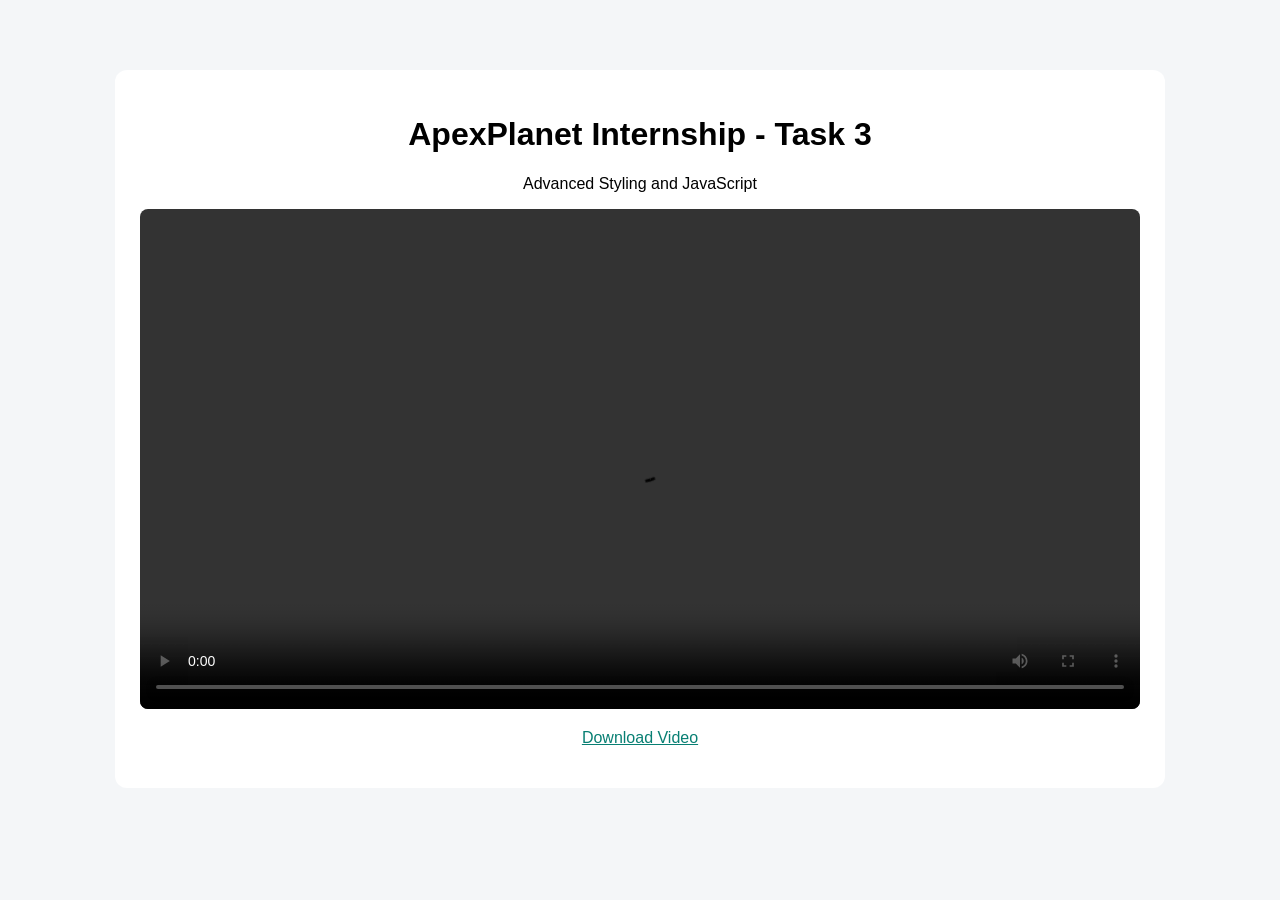
<file: videos/task3.html>
<!DOCTYPE html>

<html lang="en">

<head>
    <meta charset="UTF-8">
    <meta name="viewport" content="width=device-width, initial-scale=1.0">


<title>ApexPlanet Internship - Task 3</title>

<meta property="og:title"
      content="ApexPlanet Internship - Task 3">

<meta property="og:description"
      content="Demonstration of Task 3 - Advanced Styling and JavaScript">

<meta property="og:type" content="website">

<style>
    body {
        margin: 0;
        padding: 30px;
        font-family: Arial, sans-serif;
        background: #f4f6f8;
        text-align: center;
    }

    .container {
        max-width: 1000px;
        margin: 40px auto;
        padding: 25px;
        background: white;
        border-radius: 12px;
    }

    video {
        width: 100%;
        border-radius: 8px;
    }

    a {
        color: #087f73;
    }
</style>


</head>

<body>


<div class="container">

    <h1>ApexPlanet Internship - Task 3</h1>

    <p>Advanced Styling and JavaScript</p>

    <video controls preload="metadata">
        <source
            src="ApexPlanet%20Internship%20-%20Task%203%20Advanced%20Styling%20and%20JavaScript.mp4"
            type="video/mp4">

        Your browser does not support video playback.
    </video>

    <p>
        <a href="ApexPlanet%20Internship%20-%20Task%203%20Advanced%20Styling%20and%20JavaScript.mp4"
           download>
            Download Video
        </a>
    </p>

</div>


</body>
</html>
</file>
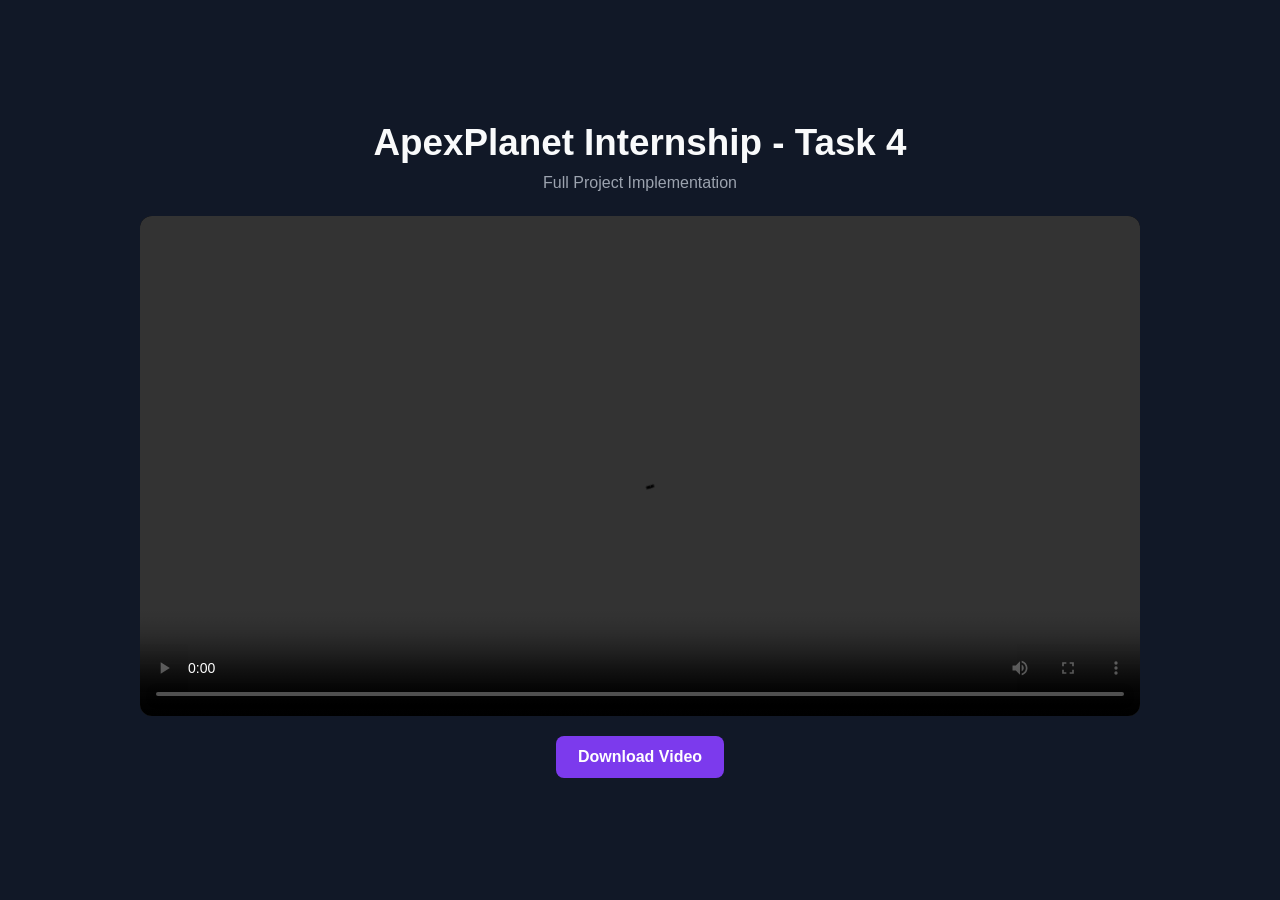
<file: videos/task4.html>
<!DOCTYPE html>
<html lang="en">

<head>
    <meta charset="UTF-8">
    <meta name="viewport" content="width=device-width, initial-scale=1.0">
    <title>ApexPlanet Internship - Task 4</title>

    <style>
        * {
            box-sizing: border-box;
        }

        body {
            margin: 0;
            min-height: 100vh;
            display: flex;
            align-items: center;
            justify-content: center;
            padding: 24px;
            background: #111827;
            color: #f9fafb;
            font-family: Arial, sans-serif;
        }

        .container {
            width: 100%;
            max-width: 1000px;
            text-align: center;
        }

        h1 {
            margin: 0 0 10px;
            font-size: clamp(1.6rem, 4vw, 2.3rem);
        }

        p {
            color: #9ca3af;
            margin: 0 0 24px;
        }

        video {
            display: block;
            width: 100%;
            max-height: 75vh;
            background: #000;
            border-radius: 12px;
            margin-bottom: 20px;
        }

        a {
            display: inline-block;
            padding: 12px 22px;
            border-radius: 8px;
            background: #7c3aed;
            color: white;
            text-decoration: none;
            font-weight: 600;
        }

        a:hover {
            background: #6d28d9;
        }
    </style>
</head>

<body>

    <main class="container">

        <h1>ApexPlanet Internship - Task 4</h1>
        <p>Full Project Implementation</p>

        <video controls preload="metadata">
            <source src="ApexPlanet Internship - Task 4 Advanced Styling and JavaScript.mp4" type="video/mp4">
            Your browser does not support HTML video.
        </video>

        <a href="ApexPlanet Internship - Task 4 Advanced Styling and JavaScript.mp4" download>
            Download Video
        </a>

    </main>

</body>
</html>
</file>
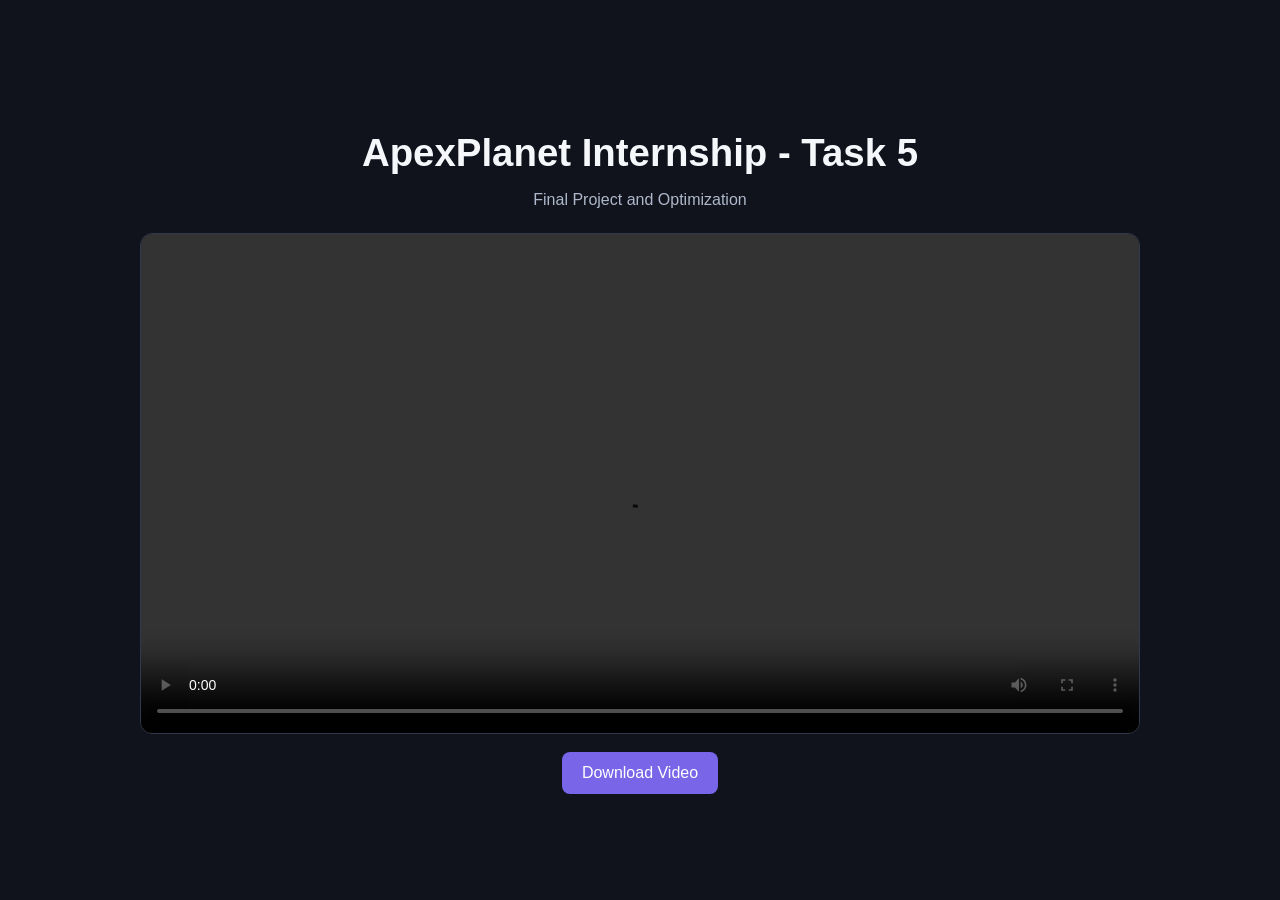
<file: videos/task5.html>
<!DOCTYPE html>
<html lang="en">
<head>
    <meta charset="UTF-8">
    <meta name="viewport" content="width=device-width, initial-scale=1.0">
    <title>ApexPlanet Internship - Task 5</title>
    <style>
        * { box-sizing: border-box; }
        body {
            margin: 0;
            min-height: 100vh;
            display: flex;
            align-items: center;
            justify-content: center;
            padding: 24px;
            background: #10131c;
            color: #f5f7fb;
            font-family: Arial, sans-serif;
        }
        .container {
            width: min(100%, 1000px);
            text-align: center;
        }
        h1 { margin-bottom: 10px; font-size: clamp(1.6rem, 4vw, 2.4rem); }
        p { color: #aeb8ca; margin-bottom: 24px; }
        video {
            display: block;
            width: 100%;
            max-height: 70vh;
            background: #000;
            border: 1px solid #30394d;
            border-radius: 12px;
        }
        a {
            display: inline-block;
            margin-top: 18px;
            padding: 12px 20px;
            border-radius: 8px;
            background: #7865e8;
            color: white;
            text-decoration: none;
        }
        a:hover { background: #6552d3; }
    </style>
</head>
<body>
    <main class="container">
        <h1>ApexPlanet Internship - Task 5</h1>
        <p>Final Project and Optimization</p>

        <video controls preload="metadata">
            <source src="ApexPlanet Internship - Task 5 Final Project and Optimization.mp4" type="video/mp4">
            Your browser does not support the video tag.
        </video>

        <a href="ApexPlanet Internship - Task 5 Final Project and Optimization.mp4" download>
            Download Video
        </a>
    </main>
</body>
</html>
</file>
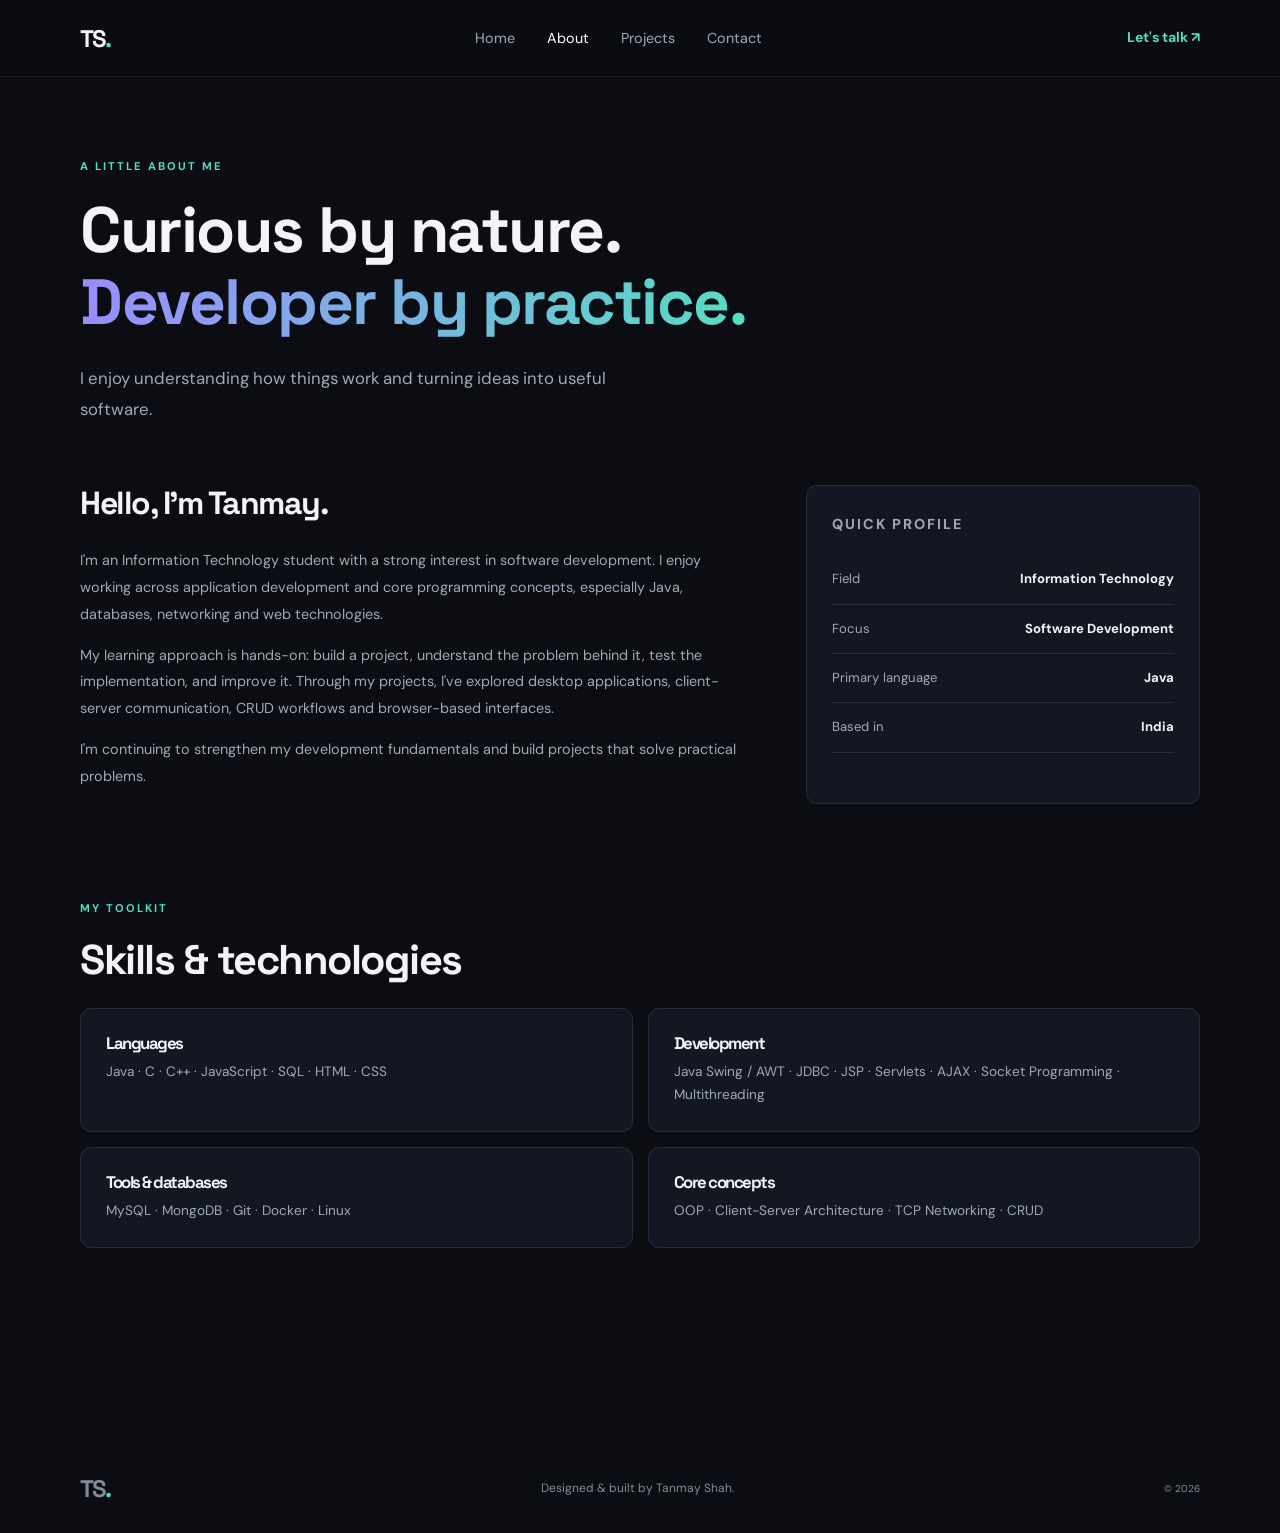
<file: apexplanet_task4/apexplanet_task4_portfolio/about.html>
<!doctype html><html lang="en"><head><meta charset="utf-8"><meta name="viewport" content="width=device-width,initial-scale=1"><title>About | Tanmay Shah</title><link href="https://fonts.googleapis.com/css2?family=DM+Sans:wght@400;500;600;700&family=Space+Grotesk:wght@400;500;600;700&display=swap" rel="stylesheet"><link rel="stylesheet" href="css/style.css"><script src="js/main.js" defer></script></head><body><header><nav class="nav wrap"><a class="brand" href="index.html">TS<span>.</span></a><button class="menu-toggle" aria-label="Toggle menu" aria-expanded="false">☰</button><div class="nav-links"><a href="index.html">Home</a><a class="active" href="about.html">About</a><a href="projects.html">Projects</a><a href="contact.html">Contact</a></div><a class="nav-cta" href="contact.html">Let's talk ↗</a></nav></header><main class="wrap inner"><div class="intro"><p class="eyebrow">A LITTLE ABOUT ME</p><h1>Curious by nature.<br><span>Developer by practice.</span></h1><p class="lead">I enjoy understanding how things work and turning ideas into useful software.</p></div><div class="aboutgrid"><section><h2>Hello, I'm Tanmay.</h2><p>I'm an Information Technology student with a strong interest in software development. I enjoy working across application development and core programming concepts, especially Java, databases, networking and web technologies.</p><p>My learning approach is hands-on: build a project, understand the problem behind it, test the implementation, and improve it. Through my projects, I've explored desktop applications, client-server communication, CRUD workflows and browser-based interfaces.</p><p>I'm continuing to strengthen my development fundamentals and build projects that solve practical problems.</p></section><aside class="panel"><p class="eyebrow">QUICK PROFILE</p><div class="row"><span>Field</span><b>Information Technology</b></div><div class="row"><span>Focus</span><b>Software Development</b></div><div class="row"><span>Primary language</span><b>Java</b></div><div class="row"><span>Based in</span><b>India</b></div></aside></div><section class="section"><p class="eyebrow">MY TOOLKIT</p><h2>Skills & technologies</h2><div class="skills"><div class="panel"><h3>Languages</h3><p>Java · C · C++ · JavaScript · SQL · HTML · CSS</p></div><div class="panel"><h3>Development</h3><p>Java Swing / AWT · JDBC · JSP · Servlets · AJAX · Socket Programming · Multithreading</p></div><div class="panel"><h3>Tools & databases</h3><p>MySQL · MongoDB · Git · Docker · Linux</p></div><div class="panel"><h3>Core concepts</h3><p>OOP · Client-Server Architecture · TCP Networking · CRUD</p></div></div></section></main><footer class="footer wrap"><a class="brand" href="index.html">TS<span>.</span></a><p>Designed & built by Tanmay Shah.</p><small>© <span id="year"></span></small></footer></body></html>
</file>
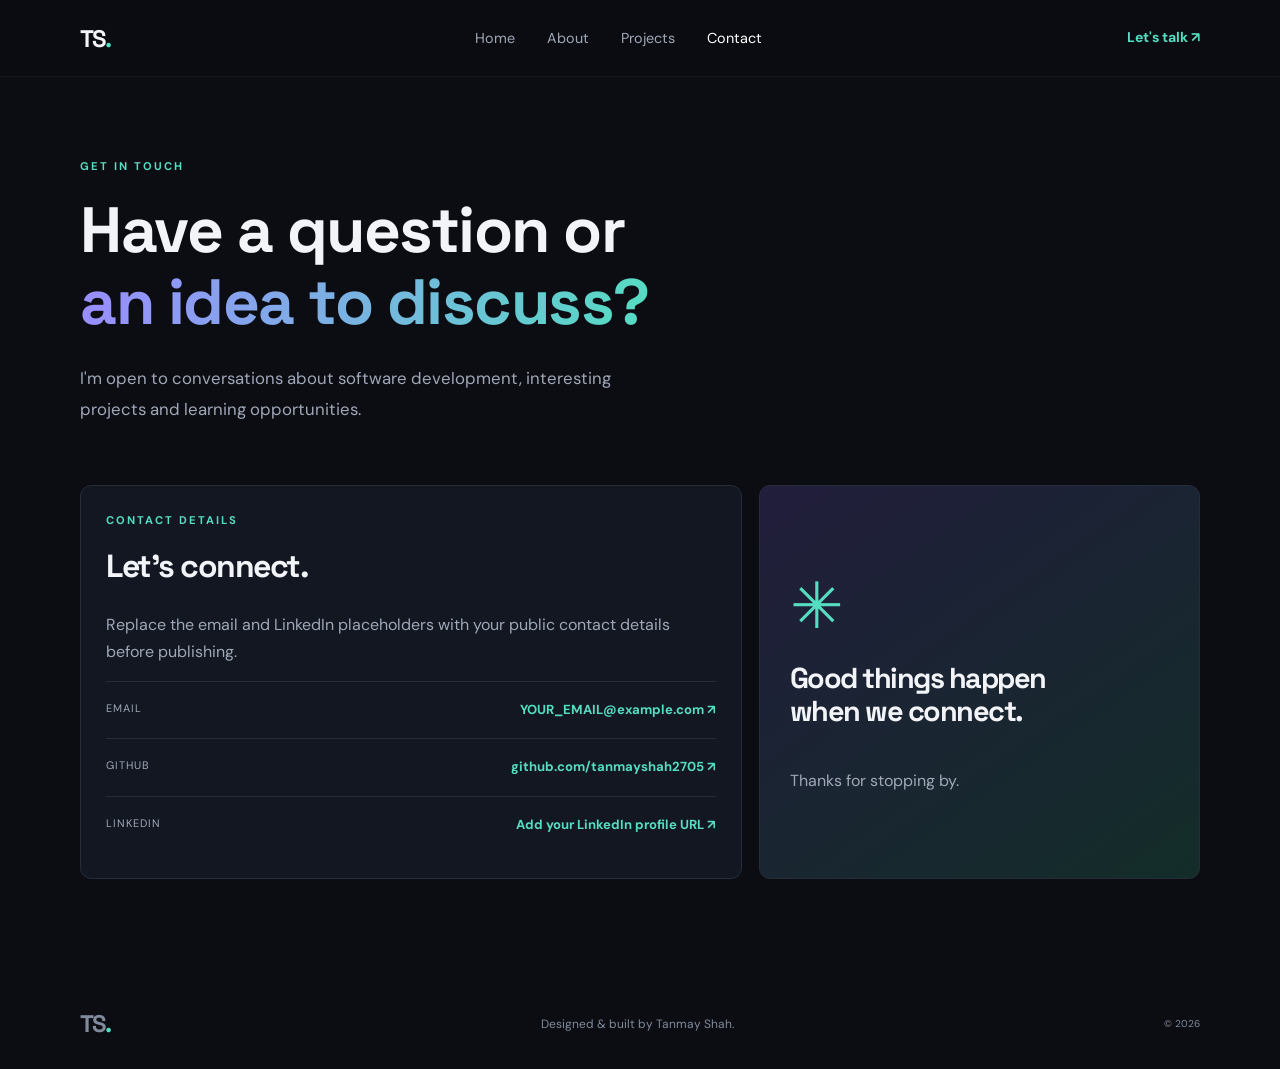
<file: apexplanet_task4/apexplanet_task4_portfolio/contact.html>
<!doctype html><html lang="en"><head><meta charset="utf-8"><meta name="viewport" content="width=device-width,initial-scale=1"><title>Contact | Tanmay Shah</title><link href="https://fonts.googleapis.com/css2?family=DM+Sans:wght@400;500;600;700&family=Space+Grotesk:wght@400;500;600;700&display=swap" rel="stylesheet"><link rel="stylesheet" href="css/style.css"><script src="js/main.js" defer></script></head><body><header><nav class="nav wrap"><a class="brand" href="index.html">TS<span>.</span></a><button class="menu-toggle" aria-label="Toggle menu" aria-expanded="false">☰</button><div class="nav-links"><a href="index.html">Home</a><a href="about.html">About</a><a href="projects.html">Projects</a><a class="active" href="contact.html">Contact</a></div><a class="nav-cta" href="contact.html">Let's talk ↗</a></nav></header><main class="wrap inner"><div class="intro"><p class="eyebrow">GET IN TOUCH</p><h1>Have a question or<br><span>an idea to discuss?</span></h1><p class="lead">I'm open to conversations about software development, interesting projects and learning opportunities.</p></div><div class="contactgrid"><section class="panel"><p class="eyebrow">CONTACT DETAILS</p><h2>Let's connect.</h2><p class="muted">Replace the email and LinkedIn placeholders with your public contact details before publishing.</p><a class="contactrow" href="mailto:YOUR_EMAIL@example.com"><small>EMAIL</small><b>YOUR_EMAIL@example.com ↗</b></a><a class="contactrow" href="https://github.com/tanmayshah2705" target="_blank" rel="noopener"><small>GITHUB</small><b>github.com/tanmayshah2705 ↗</b></a><a class="contactrow" href="https://www.linkedin.com/" target="_blank" rel="noopener"><small>LINKEDIN</small><b>Add your LinkedIn profile URL ↗</b></a></section><aside class="contactaside"><div>✳</div><h2>Good things happen<br>when we connect.</h2><p>Thanks for stopping by.</p></aside></div></main><footer class="footer wrap"><a class="brand" href="index.html">TS<span>.</span></a><p>Designed & built by Tanmay Shah.</p><small>© <span id="year"></span></small></footer></body></html>
</file>
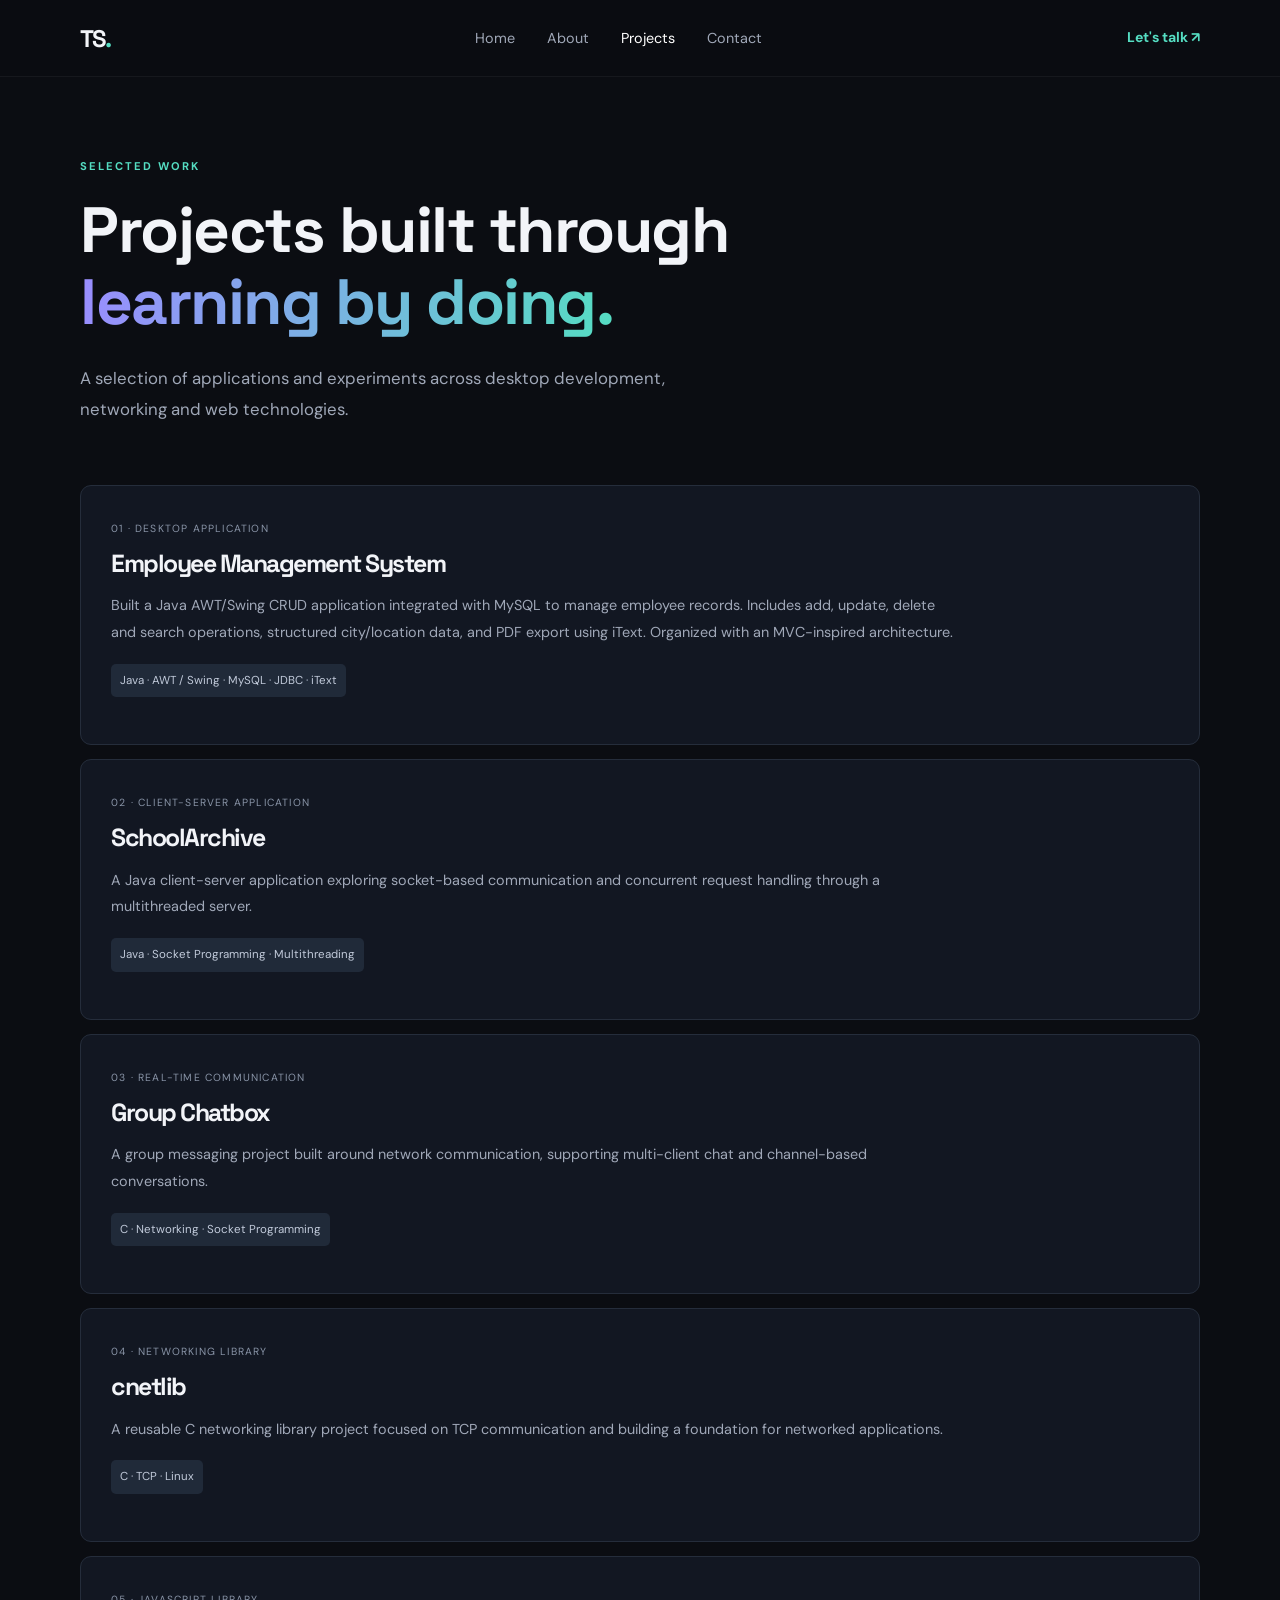
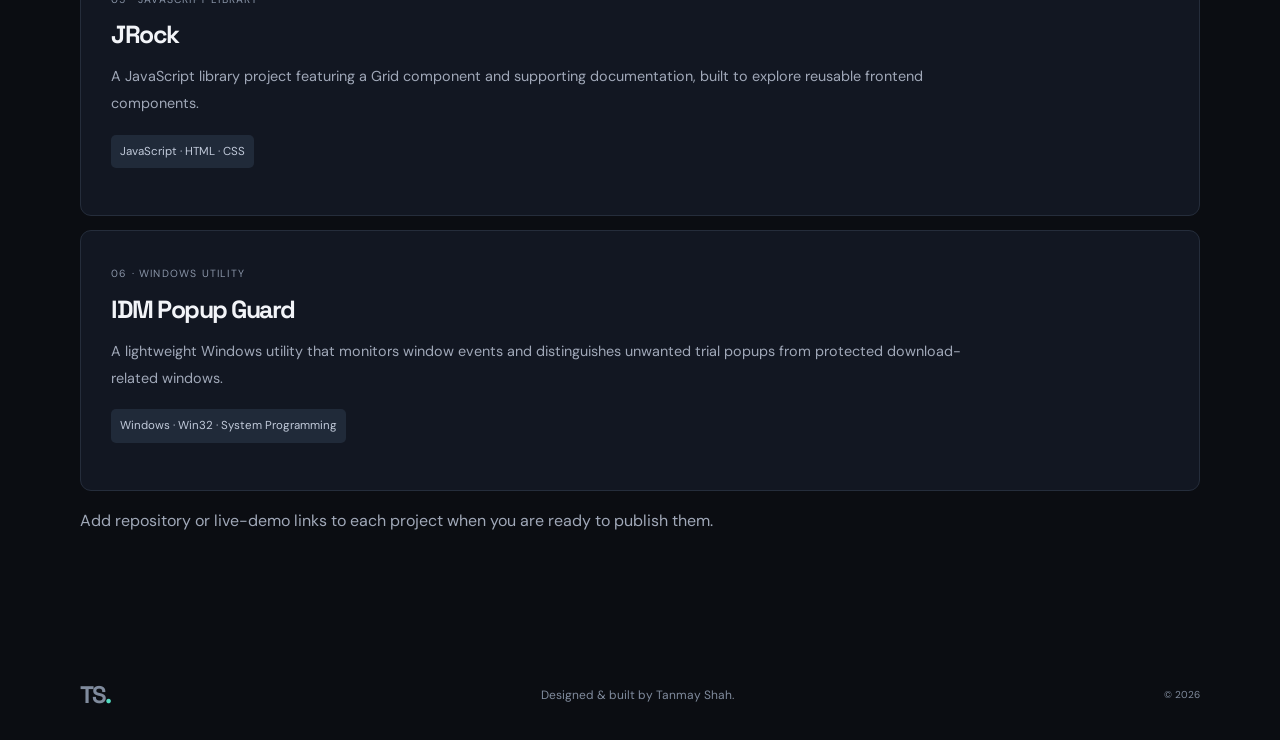
<file: apexplanet_task4/apexplanet_task4_portfolio/projects.html>
<!doctype html><html lang="en"><head><meta charset="utf-8"><meta name="viewport" content="width=device-width,initial-scale=1"><title>Projects | Tanmay Shah</title><link href="https://fonts.googleapis.com/css2?family=DM+Sans:wght@400;500;600;700&family=Space+Grotesk:wght@400;500;600;700&display=swap" rel="stylesheet"><link rel="stylesheet" href="css/style.css"><script src="js/main.js" defer></script></head><body><header><nav class="nav wrap"><a class="brand" href="index.html">TS<span>.</span></a><button class="menu-toggle" aria-label="Toggle menu" aria-expanded="false">☰</button><div class="nav-links"><a href="index.html">Home</a><a href="about.html">About</a><a class="active" href="projects.html">Projects</a><a href="contact.html">Contact</a></div><a class="nav-cta" href="contact.html">Let's talk ↗</a></nav></header><main class="wrap inner"><div class="intro"><p class="eyebrow">SELECTED WORK</p><h1>Projects built through<br><span>learning by doing.</span></h1><p class="lead">A selection of applications and experiments across desktop development, networking and web technologies.</p></div><div class="projectlist">
<article class="project" id="employee"><small>01 · DESKTOP APPLICATION</small><h2>Employee Management System</h2><p>Built a Java AWT/Swing CRUD application integrated with MySQL to manage employee records. Includes add, update, delete and search operations, structured city/location data, and PDF export using iText. Organized with an MVC-inspired architecture.</p><div class="tags">Java · AWT / Swing · MySQL · JDBC · iText</div></article>
<article class="project" id="schoolarchive"><small>02 · CLIENT-SERVER APPLICATION</small><h2>SchoolArchive</h2><p>A Java client-server application exploring socket-based communication and concurrent request handling through a multithreaded server.</p><div class="tags">Java · Socket Programming · Multithreading</div></article>
<article class="project"><small>03 · REAL-TIME COMMUNICATION</small><h2>Group Chatbox</h2><p>A group messaging project built around network communication, supporting multi-client chat and channel-based conversations.</p><div class="tags">C · Networking · Socket Programming</div></article>
<article class="project" id="cnetlib"><small>04 · NETWORKING LIBRARY</small><h2>cnetlib</h2><p>A reusable C networking library project focused on TCP communication and building a foundation for networked applications.</p><div class="tags">C · TCP · Linux</div></article>
<article class="project"><small>05 · JAVASCRIPT LIBRARY</small><h2>JRock</h2><p>A JavaScript library project featuring a Grid component and supporting documentation, built to explore reusable frontend components.</p><div class="tags">JavaScript · HTML · CSS</div></article>
<article class="project"><small>06 · WINDOWS UTILITY</small><h2>IDM Popup Guard</h2><p>A lightweight Windows utility that monitors window events and distinguishes unwanted trial popups from protected download-related windows.</p><div class="tags">Windows · Win32 · System Programming</div></article>
</div><p class="muted">Add repository or live-demo links to each project when you are ready to publish them.</p></main><footer class="footer wrap"><a class="brand" href="index.html">TS<span>.</span></a><p>Designed & built by Tanmay Shah.</p><small>© <span id="year"></span></small></footer></body></html>
</file>
<file: apexplanet_task1/css/style.css>
@import url('https://fonts.googleapis.com/css2?family=DM+Sans:wght@400;500;600;700&family=Manrope:wght@600;700;800&display=swap');

:root {
    --ink: #172b3a;
    --muted: #5f7180;
    --accent: #087f73;
    --accent-dark: #075d56;
    --surface: #ffffff;
    --page: #f3f7f6;
    --line: #dce8e5;
}

* {
    box-sizing: border-box;
}

html {
    scroll-behavior: smooth;
}

body {
    margin: 0;
    background: var(--page);
    color: var(--ink);
    font-family: "DM Sans", Arial, sans-serif;
    line-height: 1.7;
}

.site-header {
    background: var(--surface);
    border-bottom: 1px solid var(--line);
}

.navigation {
    width: min(1120px, 90%);
    min-height: 76px;
    margin: 0 auto;
    display: flex;
    align-items: center;
    justify-content: space-between;
    gap: 24px;
}

.brand {
    color: var(--accent-dark);
    font-family: "Manrope", sans-serif;
    font-size: 1.35rem;
    font-weight: 800;
    text-decoration: none;
}

.nav-links {
    display: flex;
    flex-wrap: wrap;
    gap: 28px;
}

.nav-links a,
.resource-list a {
    color: var(--accent-dark);
    font-weight: 700;
    text-decoration: none;
}

.nav-links a:hover,
.resource-list a:hover {
    text-decoration: underline;
}

.hero {
    width: min(1120px, 90%);
    margin: 0 auto;
    padding: 86px 0;
    display: grid;
    grid-template-columns: 1.15fr 0.85fr;
    align-items: center;
    gap: 48px;
}

.eyebrow {
    margin: 0 0 12px;
    color: var(--accent);
    font-size: 0.78rem;
    font-weight: 700;
    letter-spacing: 0.15em;
}

h1, h2, h3 {
    font-family: "Manrope", Arial, sans-serif;
    line-height: 1.2;
}

h1 {
    max-width: 650px;
    margin: 0;
    font-size: clamp(2.5rem, 5vw, 4.3rem);
    letter-spacing: -0.045em;
}

h1 span {
    color: var(--accent);
}

.hero-description {
    max-width: 590px;
    margin: 22px 0 28px;
    color: var(--muted);
    font-size: 1.08rem;
}

.primary-link,
button {
    display: inline-block;
    border: 0;
    border-radius: 9px;
    background: var(--accent);
    color: white;
    padding: 13px 20px;
    font: inherit;
    font-weight: 700;
    text-decoration: none;
    cursor: pointer;
    transition: background 160ms ease, transform 160ms ease;
}

.primary-link:hover,
button:hover {
    background: var(--accent-dark);
    transform: translateY(-2px);
}

.hero-image {
    display: block;
    width: 100%;
    max-width: 440px;
    justify-self: end;
}

.section {
    width: min(1120px, 90%);
    margin: 0 auto;
    padding: 66px 0;
}

.about-section {
    border-top: 1px solid var(--line);
    border-bottom: 1px solid var(--line);
}

.section-heading h2 {
    margin: 0;
    font-size: clamp(1.8rem, 3vw, 2.5rem);
}

.section-intro {
    max-width: 800px;
    margin: 22px 0 0;
    color: var(--muted);
    font-size: 1.08rem;
}

.cards {
    display: grid;
    grid-template-columns: repeat(3, 1fr);
    gap: 22px;
    margin-top: 30px;
}

.card {
    padding: 28px;
    border: 1px solid var(--line);
    border-radius: 15px;
    background: var(--surface);
    box-shadow: 0 10px 30px rgba(23, 43, 58, 0.04);
}

.technology-icon {
    width: 54px;
    height: 54px;
    display: grid;
    place-items: center;
    border-radius: 13px;
    font-weight: 800;
    font-size: 1.2rem;
}

.html-icon { background: #fff0e9; color: #d65a28; }
.css-icon { background: #eaf1ff; color: #356ac3; }
.js-icon { background: #fff8d9; color: #8c7110; }

.card h3 {
    margin: 18px 0 8px;
    font-size: 1.25rem;
}

.card p,
.resources-section > p {
    margin: 0;
    color: var(--muted);
}

.resource-list {
    padding-left: 22px;
    color: var(--muted);
}

.resource-list li {
    margin: 9px 0;
}

.interaction-box {
    margin-top: 36px;
    padding: 26px 30px;
    border-radius: 15px;
    background: #e3f1ee;
    display: flex;
    align-items: center;
    justify-content: space-between;
    gap: 20px;
}

.interaction-box h3 {
    margin: 0 0 5px;
}

.interaction-box p {
    margin: 0;
    color: var(--muted);
}

.site-footer {
    padding: 24px 5%;
    background: #173b3a;
    color: #eaf5f2;
    text-align: center;
}

.site-footer p {
    margin: 0;
}

@media (max-width: 760px) {
    .navigation {
        padding: 16px 0;
        align-items: flex-start;
        flex-direction: column;
    }

    .nav-links {
        gap: 16px;
    }

    .hero {
        padding: 58px 0;
        grid-template-columns: 1fr;
        gap: 28px;
    }

    .hero-image {
        max-width: 340px;
        justify-self: center;
    }

    .cards {
        grid-template-columns: 1fr;
    }

    .interaction-box {
        align-items: flex-start;
        flex-direction: column;
    }
}
</file>
<file: apexplanet_task2/css/style.css>
@import url('https://fonts.googleapis.com/css2?family=DM+Sans:wght@400;500;600;700&family=Manrope:wght@600;700;800&display=swap');
:root{--ink:#172b3a;--muted:#61727e;--accent:#087f73;--dark:#075d56;--page:#f2f7f6;--line:#dce8e5;--danger:#b42318;--success:#087443}
*{box-sizing:border-box}html{scroll-behavior:smooth}body{margin:0;background:var(--page);color:var(--ink);font:16px/1.65 "DM Sans",Arial,sans-serif}
.site-header{position:sticky;top:0;z-index:5;background:white;border-bottom:1px solid var(--line)}
.navigation{width:min(1120px,90%);min-height:74px;margin:auto;display:flex;align-items:center;justify-content:space-between;gap:24px}
.brand{font:800 1.4rem Manrope,Arial;color:var(--ink);text-decoration:none}.brand span,h1 span{color:var(--accent)}
.nav-links{display:flex;gap:28px}.nav-links a{color:var(--muted);font-weight:700;text-decoration:none}.nav-links a:hover{color:var(--accent)}
.menu-toggle{display:none;border:0;background:none;font-size:1.5rem;cursor:pointer}
.hero{width:min(1120px,90%);margin:auto;padding:70px 0 55px;display:grid;grid-template-columns:1.1fr .9fr;align-items:center;gap:40px}
.hero img{width:100%;max-width:430px;justify-self:end}.eyebrow{margin:0 0 10px;color:var(--accent);font-size:.76rem;font-weight:700;letter-spacing:.14em}
h1,h2{font-family:Manrope,Arial;line-height:1.2}h1{margin:0;font-size:clamp(2.5rem,5vw,4.2rem);letter-spacing:-.045em}h2{margin:0 0 12px;font-size:1.65rem}
.hero-copy,.muted{color:var(--muted)}.hero-copy{max-width:590px;margin:20px 0 25px}
.button-link,.primary-button{display:inline-block;border:0;border-radius:9px;background:var(--accent);color:white;padding:12px 18px;font:inherit;font-weight:700;text-decoration:none;cursor:pointer}
.button-link:hover,.primary-button:hover{background:var(--dark)}
.section{width:min(1120px,90%);margin:0 auto 72px}.content-grid{display:grid;grid-template-columns:1fr 1fr;gap:22px;align-items:start}
.panel{padding:28px;border:1px solid var(--line);border-radius:16px;background:white;box-shadow:0 12px 32px #172b3a0b}.intro-panel{grid-row:span 2}
.feature-list{list-style:none;padding:0;margin:25px 0}.feature-list li{display:flex;gap:14px;padding:13px 0;border-top:1px solid var(--line)}.feature-list b{color:var(--accent)}
.form-field{margin:16px 0}label{display:block;margin-bottom:6px;font-weight:700}
input,textarea{width:100%;border:1px solid #cbd9d5;border-radius:8px;padding:12px 13px;color:var(--ink);font:inherit;background:white}
input:focus,textarea:focus{outline:3px solid #087f7326;border-color:var(--accent)}textarea{resize:vertical}
.error{display:block;min-height:1.2em;margin-top:4px;color:var(--danger);font-size:.85rem}
.feedback{min-height:1.5em;font-weight:700}.feedback.success{color:var(--success)}.feedback.failure{color:var(--danger)}
.todo-heading{display:flex;justify-content:space-between;align-items:center;gap:12px}.count{padding:5px 10px;border-radius:99px;background:#e5f2ef;color:var(--dark);font-size:.82rem;font-weight:700;white-space:nowrap}
.todo-form{display:flex;gap:10px;margin-top:20px}.todo-form input{min-width:0}.todo-list{list-style:none;margin:18px 0 0;padding:0}
.todo-item{display:flex;align-items:center;gap:10px;padding:11px 0;border-bottom:1px solid var(--line)}.todo-item span{flex:1;overflow-wrap:anywhere}
.todo-item.completed span{color:#82918e;text-decoration:line-through}.todo-item input[type=checkbox]{width:18px;height:18px;accent-color:var(--accent)}
.remove-button{border:0;background:none;color:var(--danger);font:inherit;font-weight:700;cursor:pointer}.empty-state{color:var(--muted);font-size:.92rem}
.visually-hidden{position:absolute;width:1px;height:1px;padding:0;margin:-1px;overflow:hidden;clip:rect(0,0,0,0);white-space:nowrap;border:0}
footer{padding:23px 5%;background:#173b3a;color:#eaf5f2;text-align:center}footer p{margin:0}
@media(max-width:760px){.navigation{min-height:68px;flex-wrap:wrap}.menu-toggle{display:block}.nav-links{display:none;width:100%;padding:0 0 16px;flex-direction:column;gap:12px}.nav-links.open{display:flex}.hero{padding:48px 0;grid-template-columns:1fr}.hero img{max-width:330px;justify-self:center}.content-grid{grid-template-columns:1fr}.intro-panel{grid-row:auto}}
@media(max-width:440px){.panel{padding:21px}.todo-form{flex-direction:column}.todo-form button{width:100%}}
</file>
<file: apexplanet_task3/css/style.css>
@import url('https://fonts.googleapis.com/css2?family=DM+Sans:wght@400;500;600;700&family=Manrope:wght@600;700;800&display=swap');
:root{--ink:#172b3a;--muted:#61727e;--accent:#087f73;--dark:#075d56;--page:#f2f7f6;--line:#dce8e5;--correct:#087443;--wrong:#b42318}
*{box-sizing:border-box}html{scroll-behavior:smooth}body{margin:0;background:var(--page);color:var(--ink);font:16px/1.65 "DM Sans",Arial,sans-serif}
.site-header{position:sticky;top:0;z-index:10;background:white;border-bottom:1px solid var(--line)}
.navigation{width:min(1120px,90%);min-height:74px;margin:auto;display:flex;align-items:center;justify-content:space-between;gap:24px}
.brand{color:var(--ink);font:800 1.4rem Manrope,Arial;text-decoration:none}.brand span,h1 span{color:var(--accent)}
.nav-links{display:flex;gap:28px}.nav-links a{color:var(--muted);font-weight:700;text-decoration:none}.nav-links a:hover{color:var(--accent)}
.menu-toggle{display:none;border:0;background:none;font-size:1.5rem;cursor:pointer}
.hero{width:min(1120px,90%);margin:auto;padding:76px 0 65px;display:grid;grid-template-columns:1.1fr .9fr;align-items:center;gap:42px}
.hero img{width:100%;max-width:430px;justify-self:end}.eyebrow{margin:0 0 10px;color:var(--accent);font-size:.76rem;font-weight:700;letter-spacing:.14em}
h1,h2,h3{font-family:Manrope,Arial;line-height:1.2}h1{margin:0;font-size:clamp(2.6rem,5vw,4.3rem);letter-spacing:-.045em}
.hero-copy{max-width:590px;margin:20px 0 26px;color:var(--muted)}
.primary-link,.primary-button,.secondary-button{display:inline-block;border:0;border-radius:9px;padding:12px 19px;font:inherit;font-weight:700;text-decoration:none;cursor:pointer;transition:background .15s,transform .15s}
.primary-link,.primary-button{background:var(--accent);color:white}.primary-link:hover,.primary-button:hover:not(:disabled){background:var(--dark);transform:translateY(-1px)}
.primary-button:disabled,.secondary-button:disabled{opacity:.45;cursor:not-allowed}.secondary-button{background:#e5f2ef;color:var(--dark)}.secondary-button:hover:not(:disabled){background:#d3e9e3}
.section{width:min(900px,90%);margin:0 auto 78px;scroll-margin-top:100px}.section-heading{margin-bottom:25px}.section-heading h2{margin:0 0 10px;font-size:clamp(1.8rem,3vw,2.5rem)}.muted{color:var(--muted)}

.site-footer{padding:23px 5%;background:#173b3a;color:#eaf5f2;text-align:center}.site-footer p{margin:0}
@media(max-width:760px){.navigation{min-height:68px;flex-wrap:wrap}.menu-toggle{display:block}.nav-links{display:none;width:100%;padding:0 0 16px;flex-direction:column;gap:12px}.nav-links.open{display:flex}.hero{padding:52px 0;grid-template-columns:1fr;gap:22px}.hero img{max-width:330px;justify-self:center}.section{margin-bottom:60px}}
@media(max-width:520px){.quiz-card,.result-card,.joke-card{padding:21px}.answer-options{grid-template-columns:1fr}.quiz-topline{font-size:.82rem}.joke-actions{flex-direction:column}.joke-actions button{width:100%}}
</file>
<file: apexplanet_task4/apexplanet_task4_portfolio/css/style.css>
:root{--bg:#0b0d12;--panel:#121722;--text:#f2f4f8;--muted:#a0a8b8;--line:#252d3b;--purple:#9a8cff;--mint:#55ddc2;--display:'Space Grotesk',sans-serif;--body:'DM Sans',sans-serif}*{box-sizing:border-box}html{scroll-behavior:smooth}body{margin:0;background:var(--bg);color:var(--text);font-family:var(--body);line-height:1.7}a{color:inherit;text-decoration:none}.wrap{width:min(1120px,calc(100% - 48px));margin:auto}header{position:sticky;top:0;z-index:5;background:#0b0d12eF;backdrop-filter:blur(14px);border-bottom:1px solid #ffffff0d}.nav{height:76px;display:flex;align-items:center;justify-content:space-between}.brand{font:700 1.5rem var(--display);letter-spacing:-2px}.brand span{color:var(--mint)}.nav-links{display:flex;gap:32px}.nav-links a{font-size:.9rem;color:var(--muted)}.nav-links a:hover,.nav-links .active{color:white}.nav-cta,.textlink,.card a{color:var(--mint);font-weight:700;font-size:.88rem}.menu-toggle{display:none;background:none;border:0;color:white;font-size:1.5rem}.hero{min-height:610px;display:grid;grid-template-columns:1.05fr .95fr;align-items:center;gap:45px;padding-block:75px}.eyebrow{font-size:.7rem;letter-spacing:2px;font-weight:700;color:var(--mint);margin:0 0 18px}h1,h2,h3{font-family:var(--display);line-height:1.13;letter-spacing:-1.5px;margin-top:0}h1{font-size:clamp(2.8rem,5.5vw,4.7rem);margin-bottom:24px}h1 span,h2 span{background:linear-gradient(100deg,var(--purple),var(--mint));color:transparent;background-clip:text}.lead{font-size:1.05rem;color:var(--muted);max-width:590px;line-height:1.85}.actions{display:flex;gap:13px;margin-top:30px;flex-wrap:wrap}.btn{display:inline-block;padding:12px 19px;border:1px solid var(--line);border-radius:7px;font-size:.88rem;font-weight:700}.btn.primary{background:#8878f3;border-color:#8878f3;color:white}.btn:hover{transform:translateY(-2px)}.focus{margin-top:42px;font-size:.7rem;letter-spacing:1.2px;color:#818b9c}.focus b{display:block;color:#e4e8ef;font-size:.85rem;letter-spacing:0;margin-top:4px}.visual{position:relative;min-height:390px;display:grid;place-items:center}.glow{position:absolute;width:320px;height:320px;border-radius:50%;background:radial-gradient(circle,#8272ff40,transparent 70%);filter:blur(12px)}.code{position:relative;width:min(100%,440px);background:#121925;border:1px solid #303a4b;border-radius:13px;box-shadow:0 25px 70px #0008;overflow:hidden;transform:rotate(2deg)}.bar{height:42px;background:#1b2432;display:flex;align-items:center;gap:7px;padding:0 14px;border-bottom:1px solid #303a4b}.bar i{width:8px;height:8px;border-radius:50%;background:#f17b78}.bar i:nth-child(2){background:#e9c46a}.bar i:nth-child(3){background:#5bc79a}.bar span{margin-left:10px;color:#8e9aad;font-size:.7rem}.code pre{padding:18px 14px;margin:0;font: .78rem/1.9 monospace;color:#dce3ef;overflow:hidden}.code pre b{color:#667286;font-weight:400}.code pre em{color:#bd9cff;font-style:normal}.code pre strong{color:#8ce1bd;font-weight:400}.code-foot{border-top:1px solid #303a4b;padding:10px 16px;color:#9ba7b9;font-size:.7rem}.chip{position:absolute;top:55px;right:0;background:#1c2633;border:1px solid #394457;padding:9px 14px;border-radius:7px;font-size:.8rem}.tech{border-block:1px solid var(--line);background:#0f1219}.techrow{min-height:78px;display:flex;align-items:center;justify-content:space-between;gap:18px;flex-wrap:wrap}.techrow small{font-size:.62rem;letter-spacing:1.5px;color:#7d8798}.techrow b{font:600 .75rem var(--display);letter-spacing:1px;color:#b4bdcb}.section{padding-block:95px}.section-head{display:flex;justify-content:space-between;align-items:end;margin-bottom:32px}.section-head h2,.section h2{font-size:2.6rem;margin:0}.section-head .eyebrow{margin-bottom:10px}.cards{display:grid;grid-template-columns:repeat(3,1fr);gap:17px}.card,.panel,.project{background:var(--panel);border:1px solid var(--line);border-radius:11px;padding:25px}.card{min-height:270px;display:flex;flex-direction:column}.card small,.project small{font-size:.65rem;letter-spacing:1.2px;color:#8994a7}.card h3{font-size:1.35rem;margin:25px 0 10px}.card p,.project p,.aboutgrid p{font-size:.9rem;color:var(--muted);line-height:1.85}.tags{font-size:.72rem;color:#c1cada;background:#202a39;border-radius:5px;padding:7px 9px;display:inline-block;align-self:flex-start;margin:8px 0 20px}.card a{margin-top:auto}.card:hover,.project:hover{border-color:#655d98;transform:translateY(-3px);transition:.2s}.callout{background:linear-gradient(110deg,#1b1832,#102c28);border-block:1px solid #303244}.callinner{min-height:250px;display:flex;justify-content:space-between;align-items:center}.callinner h2{font-size:2.6rem}.footer{min-height:90px;display:flex;justify-content:space-between;align-items:center;color:#808b9d;font-size:.75rem}.footer p{margin:0}.inner{padding-block:80px 100px}.intro{max-width:780px;margin-bottom:60px}.intro h1{font-size:clamp(2.7rem,5vw,4.2rem)}.aboutgrid{display:grid;grid-template-columns:1.35fr .8fr;gap:60px}.aboutgrid h2,.panel h2{font-size:2rem}.row{display:flex;justify-content:space-between;gap:12px;border-bottom:1px solid var(--line);padding:13px 0;font-size:.82rem}.row span,.muted{color:var(--muted)}.row b{text-align:right}.skills{display:grid;grid-template-columns:1fr 1fr;gap:15px;margin-top:25px}.skills .panel h3{font-size:1.05rem;margin-bottom:7px}.skills .panel p{font-size:.85rem;color:var(--muted);margin:0}.projectlist{display:grid;gap:14px}.project{padding:27px 30px}.project h2{font-size:1.55rem;margin:10px 0}.project p{max-width:850px;margin-bottom:10px}.contactgrid{display:grid;grid-template-columns:1.2fr .8fr;gap:17px}.contactrow{display:flex;justify-content:space-between;gap:15px;padding:17px 0;border-top:1px solid var(--line)}.contactrow small{font-size:.68rem;letter-spacing:1px;color:var(--muted)}.contactrow b{font-size:.82rem;color:var(--mint);text-align:right}.contactaside{background:linear-gradient(145deg,#211d3b,#132d29);border:1px solid var(--line);border-radius:11px;padding:30px;display:flex;flex-direction:column;justify-content:center}.contactaside div{font-size:4rem;color:var(--mint)}.contactaside h2{font-size:1.8rem}.contactaside p{color:var(--muted)}@media(max-width:800px){.hero{grid-template-columns:1fr}.visual{min-height:340px}.cards{grid-template-columns:1fr 1fr}.aboutgrid,.contactgrid{grid-template-columns:1fr}.techrow{justify-content:center;padding-block:18px}.techrow small{width:100%;text-align:center}}@media(max-width:600px){.wrap{width:calc(100% - 32px)}.nav{height:68px}.menu-toggle{display:block}.nav-cta{display:none}.nav-links{display:none;position:absolute;top:68px;left:0;right:0;padding:20px 24px;background:#111620;border-bottom:1px solid var(--line);flex-direction:column;gap:15px}.nav-links.open{display:flex}.hero{padding-block:58px}.hero h1{font-size:2.65rem}.visual{min-height:300px}.code{transform:none}.code pre{font-size:.66rem}.chip{right:-3px;top:15px}.techrow{gap:13px}.techrow b{font-size:.65rem}.section{padding-block:65px}.section-head{align-items:flex-start;flex-direction:column;gap:15px}.section-head h2,.section h2{font-size:2.1rem}.cards,.skills{grid-template-columns:1fr}.callinner{padding-block:40px;align-items:flex-start;flex-direction:column;gap:20px}.callinner h2{font-size:2.2rem}.footer{padding-block:22px;align-items:flex-start;flex-direction:column;gap:8px}.inner{padding-block:55px 70px}.intro{margin-bottom:40px}.intro h1{font-size:2.6rem}.contactrow{flex-direction:column;gap:4px}.contactrow b{text-align:left}.project{padding:22px}}
</file>
<file: apexplanet_task4/apexplanet_task4_product_listing/css/style.css>
:root{--bg:#0b0d12;--panel:#121722;--text:#f2f4f8;--muted:#a0a8b8;--line:#252d3b;--purple:#9a8cff;--mint:#55ddc2;--display:'Space Grotesk',sans-serif;--body:'DM Sans',sans-serif}*{box-sizing:border-box}html{scroll-behavior:smooth}body{margin:0;background:var(--bg);color:var(--text);font-family:var(--body);line-height:1.7}a{color:inherit;text-decoration:none}.wrap{width:min(1120px,calc(100% - 48px));margin:auto}header{position:sticky;top:0;z-index:5;background:#0b0d12eF;backdrop-filter:blur(14px);border-bottom:1px solid #ffffff0d}.nav{height:76px;display:flex;align-items:center;justify-content:space-between}.brand{font:700 1.5rem var(--display);letter-spacing:-2px}.brand span{color:var(--mint)}.nav-links{display:flex;gap:32px}.nav-links a{font-size:.9rem;color:var(--muted)}.nav-links a:hover,.nav-links .active{color:white}.nav-cta,.textlink,.card a{color:var(--mint);font-weight:700;font-size:.88rem}.menu-toggle{display:none;background:none;border:0;color:white;font-size:1.5rem}.hero{min-height:610px;display:grid;grid-template-columns:1.05fr .95fr;align-items:center;gap:45px;padding-block:75px}.eyebrow{font-size:.7rem;letter-spacing:2px;font-weight:700;color:var(--mint);margin:0 0 18px}h1,h2,h3{font-family:var(--display);line-height:1.13;letter-spacing:-1.5px;margin-top:0}h1{font-size:clamp(2.8rem,5.5vw,4.7rem);margin-bottom:24px}h1 span,h2 span{background:linear-gradient(100deg,var(--purple),var(--mint));color:transparent;background-clip:text}.lead{font-size:1.05rem;color:var(--muted);max-width:590px;line-height:1.85}.actions{display:flex;gap:13px;margin-top:30px;flex-wrap:wrap}.btn{display:inline-block;padding:12px 19px;border:1px solid var(--line);border-radius:7px;font-size:.88rem;font-weight:700}.btn.primary{background:#8878f3;border-color:#8878f3;color:white}.btn:hover{transform:translateY(-2px)}.focus{margin-top:42px;font-size:.7rem;letter-spacing:1.2px;color:#818b9c}.focus b{display:block;color:#e4e8ef;font-size:.85rem;letter-spacing:0;margin-top:4px}.visual{position:relative;min-height:390px;display:grid;place-items:center}.glow{position:absolute;width:320px;height:320px;border-radius:50%;background:radial-gradient(circle,#8272ff40,transparent 70%);filter:blur(12px)}.code{position:relative;width:min(100%,440px);background:#121925;border:1px solid #303a4b;border-radius:13px;box-shadow:0 25px 70px #0008;overflow:hidden;transform:rotate(2deg)}.bar{height:42px;background:#1b2432;display:flex;align-items:center;gap:7px;padding:0 14px;border-bottom:1px solid #303a4b}.bar i{width:8px;height:8px;border-radius:50%;background:#f17b78}.bar i:nth-child(2){background:#e9c46a}.bar i:nth-child(3){background:#5bc79a}.bar span{margin-left:10px;color:#8e9aad;font-size:.7rem}.code pre{padding:18px 14px;margin:0;font: .78rem/1.9 monospace;color:#dce3ef;overflow:hidden}.code pre b{color:#667286;font-weight:400}.code pre em{color:#bd9cff;font-style:normal}.code pre strong{color:#8ce1bd;font-weight:400}.code-foot{border-top:1px solid #303a4b;padding:10px 16px;color:#9ba7b9;font-size:.7rem}.chip{position:absolute;top:55px;right:0;background:#1c2633;border:1px solid #394457;padding:9px 14px;border-radius:7px;font-size:.8rem}.tech{border-block:1px solid var(--line);background:#0f1219}.techrow{min-height:78px;display:flex;align-items:center;justify-content:space-between;gap:18px;flex-wrap:wrap}.techrow small{font-size:.62rem;letter-spacing:1.5px;color:#7d8798}.techrow b{font:600 .75rem var(--display);letter-spacing:1px;color:#b4bdcb}.section{padding-block:95px}.section-head{display:flex;justify-content:space-between;align-items:end;margin-bottom:32px}.section-head h2,.section h2{font-size:2.6rem;margin:0}.section-head .eyebrow{margin-bottom:10px}.cards{display:grid;grid-template-columns:repeat(3,1fr);gap:17px}.card,.panel,.project{background:var(--panel);border:1px solid var(--line);border-radius:11px;padding:25px}.card{min-height:270px;display:flex;flex-direction:column}.card small,.project small{font-size:.65rem;letter-spacing:1.2px;color:#8994a7}.card h3{font-size:1.35rem;margin:25px 0 10px}.card p,.project p,.aboutgrid p{font-size:.9rem;color:var(--muted);line-height:1.85}.tags{font-size:.72rem;color:#c1cada;background:#202a39;border-radius:5px;padding:7px 9px;display:inline-block;align-self:flex-start;margin:8px 0 20px}.card a{margin-top:auto}.card:hover,.project:hover{border-color:#655d98;transform:translateY(-3px);transition:.2s}.callout{background:linear-gradient(110deg,#1b1832,#102c28);border-block:1px solid #303244}.callinner{min-height:250px;display:flex;justify-content:space-between;align-items:center}.callinner h2{font-size:2.6rem}.footer{min-height:90px;display:flex;justify-content:space-between;align-items:center;color:#808b9d;font-size:.75rem}.footer p{margin:0}.inner{padding-block:80px 100px}.intro{max-width:780px;margin-bottom:60px}.intro h1{font-size:clamp(2.7rem,5vw,4.2rem)}.aboutgrid{display:grid;grid-template-columns:1.35fr .8fr;gap:60px}.aboutgrid h2,.panel h2{font-size:2rem}.row{display:flex;justify-content:space-between;gap:12px;border-bottom:1px solid var(--line);padding:13px 0;font-size:.82rem}.row span,.muted{color:var(--muted)}.row b{text-align:right}.skills{display:grid;grid-template-columns:1fr 1fr;gap:15px;margin-top:25px}.skills .panel h3{font-size:1.05rem;margin-bottom:7px}.skills .panel p{font-size:.85rem;color:var(--muted);margin:0}.projectlist{display:grid;gap:14px}.project{padding:27px 30px}.project h2{font-size:1.55rem;margin:10px 0}.project p{max-width:850px;margin-bottom:10px}.contactgrid{display:grid;grid-template-columns:1.2fr .8fr;gap:17px}.contactrow{display:flex;justify-content:space-between;gap:15px;padding:17px 0;border-top:1px solid var(--line)}.contactrow small{font-size:.68rem;letter-spacing:1px;color:var(--muted)}.contactrow b{font-size:.82rem;color:var(--mint);text-align:right}.contactaside{background:linear-gradient(145deg,#211d3b,#132d29);border:1px solid var(--line);border-radius:11px;padding:30px;display:flex;flex-direction:column;justify-content:center}.contactaside div{font-size:4rem;color:var(--mint)}.contactaside h2{font-size:1.8rem}.contactaside p{color:var(--muted)}@media(max-width:800px){.hero{grid-template-columns:1fr}.visual{min-height:340px}.cards{grid-template-columns:1fr 1fr}.aboutgrid,.contactgrid{grid-template-columns:1fr}.techrow{justify-content:center;padding-block:18px}.techrow small{width:100%;text-align:center}}@media(max-width:600px){.wrap{width:calc(100% - 32px)}.nav{height:68px}.menu-toggle{display:block}.nav-cta{display:none}.nav-links{display:none;position:absolute;top:68px;left:0;right:0;padding:20px 24px;background:#111620;border-bottom:1px solid var(--line);flex-direction:column;gap:15px}.nav-links.open{display:flex}.hero{padding-block:58px}.hero h1{font-size:2.65rem}.visual{min-height:300px}.code{transform:none}.code pre{font-size:.66rem}.chip{right:-3px;top:15px}.techrow{gap:13px}.techrow b{font-size:.65rem}.section{padding-block:65px}.section-head{align-items:flex-start;flex-direction:column;gap:15px}.section-head h2,.section h2{font-size:2.1rem}.cards,.skills{grid-template-columns:1fr}.callinner{padding-block:40px;align-items:flex-start;flex-direction:column;gap:20px}.callinner h2{font-size:2.2rem}.footer{padding-block:22px;align-items:flex-start;flex-direction:column;gap:8px}.inner{padding-block:55px 70px}.intro{margin-bottom:40px}.intro h1{font-size:2.6rem}.contactrow{flex-direction:column;gap:4px}.contactrow b{text-align:left}.project{padding:22px}}

/* To-do list */
.sr-only{position:absolute;width:1px;height:1px;padding:0;margin:-1px;overflow:hidden;clip:rect(0,0,0,0);white-space:nowrap;border:0}
.todo-page{max-width:900px}.todo-app{padding:30px}.todo-heading{display:flex;justify-content:space-between;align-items:center;margin-bottom:25px}.todo-heading h2{font-size:1.8rem;margin:0}.todo-heading .eyebrow{margin-bottom:7px}.save-indicator{font-size:.72rem;color:var(--mint);background:#55ddc20f;border:1px solid #55ddc233;border-radius:20px;padding:7px 11px}.save-indicator i{display:inline-block;width:7px;height:7px;border-radius:50%;background:var(--mint);margin-right:6px}.todo-form{display:flex;gap:10px}.todo-form input{flex:1;min-width:0;background:#0d121b;color:var(--text);border:1px solid #354052;border-radius:7px;padding:13px 15px;font:inherit;outline:none}.todo-form input:focus{border-color:var(--purple);box-shadow:0 0 0 3px #9a8cff20}.todo-form .btn{cursor:pointer;font:700 .88rem var(--body)}.form-message{min-height:20px;margin:8px 0 13px;color:var(--mint);font-size:.78rem}.todo-toolbar{display:flex;justify-content:space-between;align-items:center;gap:15px;border-bottom:1px solid var(--line);padding:15px 0}.filters{display:flex;gap:7px;flex-wrap:wrap}.filter-btn,.clear-btn{background:transparent;border:1px solid transparent;color:var(--muted);padding:7px 10px;border-radius:6px;font:600 .78rem var(--body);cursor:pointer}.filter-btn span{font-size:.68rem;color:#8994a7;margin-left:4px}.filter-btn.selected{background:#9a8cff1a;border-color:#9a8cff44;color:#dcd6ff}.clear-btn{color:#f19a9a}.clear-btn:disabled{opacity:.35;cursor:not-allowed}.task-list{list-style:none;margin:0;padding:0}.task-item{display:flex;align-items:center;gap:13px;padding:16px 5px;border-bottom:1px solid var(--line)}.task-checkbox{width:18px;height:18px;accent-color:#8e7df5;cursor:pointer;flex-shrink:0}.task-text{flex:1;overflow-wrap:anywhere;font-size:.9rem}.task-item.completed .task-text{color:#7e899a;text-decoration:line-through}.delete-task{border:1px solid #75444b;background:#351e26;color:#f2a4a9;border-radius:5px;padding:6px 9px;font:600 .72rem var(--body);cursor:pointer}.delete-task:hover{background:#4a252e}.empty-state{text-align:center;padding:35px 10px;color:var(--muted)}.empty-state[hidden]{display:none}.empty-state>div{width:42px;height:42px;display:grid;place-items:center;margin:0 auto 12px;border-radius:50%;background:#55ddc215;color:var(--mint);font-size:1.3rem}.empty-state h3{color:var(--text);font-size:1.1rem;margin-bottom:5px}.empty-state p{font-size:.82rem;margin:0}.todo-footer{display:flex;justify-content:space-between;gap:10px;border-top:1px solid var(--line);padding-top:15px;color:#8792a4;font-size:.72rem}.storage-note{font-size:.78rem;color:var(--muted);text-align:center;margin-top:18px}.storage-note code{color:var(--mint)}@media(max-width:600px){.todo-app{padding:19px}.todo-heading{align-items:flex-start;gap:10px}.todo-form{flex-direction:column}.todo-form .btn{width:100%}.todo-toolbar{align-items:flex-start;flex-direction:column}.todo-footer{flex-direction:column}.task-item{gap:9px}.delete-task{padding:6px 7px}}


/* Product listing page */
.page-hero{padding-top:88px;padding-bottom:54px}.page-hero h1{font-family:"Space Grotesk",sans-serif;font-size:clamp(2.7rem,6vw,4.8rem);line-height:1.06;letter-spacing:-.055em;margin:12px 0 18px}.page-hero h1 span{color:var(--accent,#a78bfa)}.page-hero .lead{max-width:650px}
.product-section{padding-top:24px;padding-bottom:100px}.product-toolbar{display:flex;align-items:end;justify-content:space-between;gap:24px;margin-bottom:28px}.product-toolbar h2{margin:5px 0;font-family:"Space Grotesk",sans-serif;font-size:2rem}.product-count{color:var(--muted,#9ca3af);font-size:.9rem;margin:5px 0 0}
.sort-control{display:flex;align-items:center;gap:12px;color:#a5a7b5;font-size:.9rem}.sort-control select{background:#171923;color:#f4f4f5;border:1px solid #343746;border-radius:9px;padding:11px 34px 11px 13px;font:inherit}
.catalog-layout{display:grid;grid-template-columns:230px minmax(0,1fr);gap:28px;align-items:start}.filter-panel{background:#151720;border:1px solid #2b2e3b;border-radius:15px;padding:21px;position:sticky;top:22px}
.filter-heading,.price-heading{display:flex;justify-content:space-between;align-items:center;gap:12px}.filter-heading h3{margin:0;font-family:"Space Grotesk",sans-serif;font-size:1.2rem}.filter-heading .textlink{border:0;background:none;cursor:pointer;font:inherit;font-size:.8rem}
.filter-group{border-top:1px solid #2b2e3b;margin-top:20px;padding-top:19px}.filter-group h4{margin:0 0 14px;font-size:.95rem}.filter-option{display:flex;align-items:center;gap:10px;color:#c4c5d0;font-size:.9rem;margin:12px 0;cursor:pointer}.filter-option input{accent-color:#a78bfa;width:15px;height:15px}
.price-heading strong{color:#d8ccff;font-size:.9rem}.price-range{width:100%;accent-color:#a78bfa;margin:8px 0;cursor:pointer}.range-labels{display:flex;justify-content:space-between;color:#858899;font-size:.75rem}.filter-note{color:#858899;font-size:.76rem;line-height:1.5;margin-top:22px}
.catalog-content{min-width:0}.active-filters{display:flex;gap:8px;min-height:25px;margin-bottom:13px}.filter-chip{border:1px solid #514477;background:#242033;color:#d8ccff;border-radius:30px;padding:4px 10px;font-size:.75rem}
.product-grid{display:grid;grid-template-columns:repeat(3,minmax(0,1fr));gap:17px}.product-card{overflow:hidden;background:#151720;border:1px solid #2b2e3b;border-radius:14px;transition:transform .2s,border-color .2s}.product-card:hover{transform:translateY(-4px);border-color:#62538f}
.product-art{min-height:175px;display:grid;place-items:center;position:relative;overflow:hidden;background:radial-gradient(circle at 50% 45%,#4d426e,#242333 65%,#191a25)}.product-art.audio{background:radial-gradient(circle at 50% 45%,#3e536b,#242333 68%,#191a25)}.product-art.accessories{background:radial-gradient(circle at 50% 45%,#51436b,#242333 68%,#191a25)}.product-art.workspace{background:radial-gradient(circle at 50% 45%,#3d625e,#242333 68%,#191a25)}
.product-emoji{font-size:4.1rem;filter:drop-shadow(0 12px 12px #0008)}.product-badge{position:absolute;top:12px;left:12px;background:#d8ccff;color:#241b38;border-radius:30px;padding:5px 9px;font-size:.68rem;font-weight:700}.product-art-label{position:absolute;bottom:11px;right:12px;color:#ffffff9c;font-size:.68rem;text-transform:uppercase;letter-spacing:.08em}
.product-info{padding:16px}.product-meta{display:flex;justify-content:space-between;gap:8px;color:#a5a7b5;font-size:.72rem}.product-meta>span:last-child{color:#f3d58b;white-space:nowrap}.product-meta small{color:#858899}.product-info h3{font-family:"Space Grotesk",sans-serif;font-size:1rem;line-height:1.35;margin:12px 0 7px}.product-info p{color:#a5a7b5;font-size:.8rem;line-height:1.55;min-height:50px;margin:0 0 15px}
.product-bottom{display:flex;align-items:center;justify-content:space-between;border-top:1px solid #2b2e3b;padding-top:13px}.product-bottom strong{font-size:1.02rem}.add-button{border:1px solid #7663a8;background:#29233a;color:#e5dcff;border-radius:9px;width:34px;height:34px;font-size:1.25rem;cursor:pointer;transition:.2s}.add-button:hover,.add-button.added{background:#a78bfa;color:#1b1726}
.empty-state{text-align:center;padding:60px 20px;border:1px dashed #414354;border-radius:14px}.empty-icon{font-size:2.5rem;color:#a78bfa}.empty-state h3{margin:10px 0 5px}.empty-state p{color:#a5a7b5;margin-bottom:20px}
@media(max-width:1000px){.product-grid{grid-template-columns:repeat(2,minmax(0,1fr))}}@media(max-width:700px){.page-hero{padding-top:58px;padding-bottom:35px}.product-toolbar{align-items:start;flex-direction:column}.catalog-layout{grid-template-columns:1fr;gap:20px}.filter-panel{position:static}.product-grid{grid-template-columns:repeat(2,minmax(0,1fr));gap:12px}.product-art{min-height:135px}.product-emoji{font-size:3.2rem}.product-info{padding:12px}.product-info p{min-height:0}}@media(max-width:430px){.product-grid{grid-template-columns:1fr}.product-art{min-height:165px}.sort-control{width:100%;justify-content:space-between}}
</file>
<file: apexplanet_task4/apexplanet_task4_todo/css/style.css>
:root{--bg:#0b0d12;--panel:#121722;--text:#f2f4f8;--muted:#a0a8b8;--line:#252d3b;--purple:#9a8cff;--mint:#55ddc2;--display:'Space Grotesk',sans-serif;--body:'DM Sans',sans-serif}*{box-sizing:border-box}html{scroll-behavior:smooth}body{margin:0;background:var(--bg);color:var(--text);font-family:var(--body);line-height:1.7}a{color:inherit;text-decoration:none}.wrap{width:min(1120px,calc(100% - 48px));margin:auto}header{position:sticky;top:0;z-index:5;background:#0b0d12eF;backdrop-filter:blur(14px);border-bottom:1px solid #ffffff0d}.nav{height:76px;display:flex;align-items:center;justify-content:space-between}.brand{font:700 1.5rem var(--display);letter-spacing:-2px}.brand span{color:var(--mint)}.nav-links{display:flex;gap:32px}.nav-links a{font-size:.9rem;color:var(--muted)}.nav-links a:hover,.nav-links .active{color:white}.nav-cta,.textlink,.card a{color:var(--mint);font-weight:700;font-size:.88rem}.menu-toggle{display:none;background:none;border:0;color:white;font-size:1.5rem}.hero{min-height:610px;display:grid;grid-template-columns:1.05fr .95fr;align-items:center;gap:45px;padding-block:75px}.eyebrow{font-size:.7rem;letter-spacing:2px;font-weight:700;color:var(--mint);margin:0 0 18px}h1,h2,h3{font-family:var(--display);line-height:1.13;letter-spacing:-1.5px;margin-top:0}h1{font-size:clamp(2.8rem,5.5vw,4.7rem);margin-bottom:24px}h1 span,h2 span{background:linear-gradient(100deg,var(--purple),var(--mint));color:transparent;background-clip:text}.lead{font-size:1.05rem;color:var(--muted);max-width:590px;line-height:1.85}.actions{display:flex;gap:13px;margin-top:30px;flex-wrap:wrap}.btn{display:inline-block;padding:12px 19px;border:1px solid var(--line);border-radius:7px;font-size:.88rem;font-weight:700}.btn.primary{background:#8878f3;border-color:#8878f3;color:white}.btn:hover{transform:translateY(-2px)}.focus{margin-top:42px;font-size:.7rem;letter-spacing:1.2px;color:#818b9c}.focus b{display:block;color:#e4e8ef;font-size:.85rem;letter-spacing:0;margin-top:4px}.visual{position:relative;min-height:390px;display:grid;place-items:center}.glow{position:absolute;width:320px;height:320px;border-radius:50%;background:radial-gradient(circle,#8272ff40,transparent 70%);filter:blur(12px)}.code{position:relative;width:min(100%,440px);background:#121925;border:1px solid #303a4b;border-radius:13px;box-shadow:0 25px 70px #0008;overflow:hidden;transform:rotate(2deg)}.bar{height:42px;background:#1b2432;display:flex;align-items:center;gap:7px;padding:0 14px;border-bottom:1px solid #303a4b}.bar i{width:8px;height:8px;border-radius:50%;background:#f17b78}.bar i:nth-child(2){background:#e9c46a}.bar i:nth-child(3){background:#5bc79a}.bar span{margin-left:10px;color:#8e9aad;font-size:.7rem}.code pre{padding:18px 14px;margin:0;font: .78rem/1.9 monospace;color:#dce3ef;overflow:hidden}.code pre b{color:#667286;font-weight:400}.code pre em{color:#bd9cff;font-style:normal}.code pre strong{color:#8ce1bd;font-weight:400}.code-foot{border-top:1px solid #303a4b;padding:10px 16px;color:#9ba7b9;font-size:.7rem}.chip{position:absolute;top:55px;right:0;background:#1c2633;border:1px solid #394457;padding:9px 14px;border-radius:7px;font-size:.8rem}.tech{border-block:1px solid var(--line);background:#0f1219}.techrow{min-height:78px;display:flex;align-items:center;justify-content:space-between;gap:18px;flex-wrap:wrap}.techrow small{font-size:.62rem;letter-spacing:1.5px;color:#7d8798}.techrow b{font:600 .75rem var(--display);letter-spacing:1px;color:#b4bdcb}.section{padding-block:95px}.section-head{display:flex;justify-content:space-between;align-items:end;margin-bottom:32px}.section-head h2,.section h2{font-size:2.6rem;margin:0}.section-head .eyebrow{margin-bottom:10px}.cards{display:grid;grid-template-columns:repeat(3,1fr);gap:17px}.card,.panel,.project{background:var(--panel);border:1px solid var(--line);border-radius:11px;padding:25px}.card{min-height:270px;display:flex;flex-direction:column}.card small,.project small{font-size:.65rem;letter-spacing:1.2px;color:#8994a7}.card h3{font-size:1.35rem;margin:25px 0 10px}.card p,.project p,.aboutgrid p{font-size:.9rem;color:var(--muted);line-height:1.85}.tags{font-size:.72rem;color:#c1cada;background:#202a39;border-radius:5px;padding:7px 9px;display:inline-block;align-self:flex-start;margin:8px 0 20px}.card a{margin-top:auto}.card:hover,.project:hover{border-color:#655d98;transform:translateY(-3px);transition:.2s}.callout{background:linear-gradient(110deg,#1b1832,#102c28);border-block:1px solid #303244}.callinner{min-height:250px;display:flex;justify-content:space-between;align-items:center}.callinner h2{font-size:2.6rem}.footer{min-height:90px;display:flex;justify-content:space-between;align-items:center;color:#808b9d;font-size:.75rem}.footer p{margin:0}.inner{padding-block:80px 100px}.intro{max-width:780px;margin-bottom:60px}.intro h1{font-size:clamp(2.7rem,5vw,4.2rem)}.aboutgrid{display:grid;grid-template-columns:1.35fr .8fr;gap:60px}.aboutgrid h2,.panel h2{font-size:2rem}.row{display:flex;justify-content:space-between;gap:12px;border-bottom:1px solid var(--line);padding:13px 0;font-size:.82rem}.row span,.muted{color:var(--muted)}.row b{text-align:right}.skills{display:grid;grid-template-columns:1fr 1fr;gap:15px;margin-top:25px}.skills .panel h3{font-size:1.05rem;margin-bottom:7px}.skills .panel p{font-size:.85rem;color:var(--muted);margin:0}.projectlist{display:grid;gap:14px}.project{padding:27px 30px}.project h2{font-size:1.55rem;margin:10px 0}.project p{max-width:850px;margin-bottom:10px}.contactgrid{display:grid;grid-template-columns:1.2fr .8fr;gap:17px}.contactrow{display:flex;justify-content:space-between;gap:15px;padding:17px 0;border-top:1px solid var(--line)}.contactrow small{font-size:.68rem;letter-spacing:1px;color:var(--muted)}.contactrow b{font-size:.82rem;color:var(--mint);text-align:right}.contactaside{background:linear-gradient(145deg,#211d3b,#132d29);border:1px solid var(--line);border-radius:11px;padding:30px;display:flex;flex-direction:column;justify-content:center}.contactaside div{font-size:4rem;color:var(--mint)}.contactaside h2{font-size:1.8rem}.contactaside p{color:var(--muted)}@media(max-width:800px){.hero{grid-template-columns:1fr}.visual{min-height:340px}.cards{grid-template-columns:1fr 1fr}.aboutgrid,.contactgrid{grid-template-columns:1fr}.techrow{justify-content:center;padding-block:18px}.techrow small{width:100%;text-align:center}}@media(max-width:600px){.wrap{width:calc(100% - 32px)}.nav{height:68px}.menu-toggle{display:block}.nav-cta{display:none}.nav-links{display:none;position:absolute;top:68px;left:0;right:0;padding:20px 24px;background:#111620;border-bottom:1px solid var(--line);flex-direction:column;gap:15px}.nav-links.open{display:flex}.hero{padding-block:58px}.hero h1{font-size:2.65rem}.visual{min-height:300px}.code{transform:none}.code pre{font-size:.66rem}.chip{right:-3px;top:15px}.techrow{gap:13px}.techrow b{font-size:.65rem}.section{padding-block:65px}.section-head{align-items:flex-start;flex-direction:column;gap:15px}.section-head h2,.section h2{font-size:2.1rem}.cards,.skills{grid-template-columns:1fr}.callinner{padding-block:40px;align-items:flex-start;flex-direction:column;gap:20px}.callinner h2{font-size:2.2rem}.footer{padding-block:22px;align-items:flex-start;flex-direction:column;gap:8px}.inner{padding-block:55px 70px}.intro{margin-bottom:40px}.intro h1{font-size:2.6rem}.contactrow{flex-direction:column;gap:4px}.contactrow b{text-align:left}.project{padding:22px}}

/* To-do list */
.sr-only{position:absolute;width:1px;height:1px;padding:0;margin:-1px;overflow:hidden;clip:rect(0,0,0,0);white-space:nowrap;border:0}
.todo-page{max-width:900px}.todo-app{padding:30px}.todo-heading{display:flex;justify-content:space-between;align-items:center;margin-bottom:25px}.todo-heading h2{font-size:1.8rem;margin:0}.todo-heading .eyebrow{margin-bottom:7px}.save-indicator{font-size:.72rem;color:var(--mint);background:#55ddc20f;border:1px solid #55ddc233;border-radius:20px;padding:7px 11px}.save-indicator i{display:inline-block;width:7px;height:7px;border-radius:50%;background:var(--mint);margin-right:6px}.todo-form{display:flex;gap:10px}.todo-form input{flex:1;min-width:0;background:#0d121b;color:var(--text);border:1px solid #354052;border-radius:7px;padding:13px 15px;font:inherit;outline:none}.todo-form input:focus{border-color:var(--purple);box-shadow:0 0 0 3px #9a8cff20}.todo-form .btn{cursor:pointer;font:700 .88rem var(--body)}.form-message{min-height:20px;margin:8px 0 13px;color:var(--mint);font-size:.78rem}.todo-toolbar{display:flex;justify-content:space-between;align-items:center;gap:15px;border-bottom:1px solid var(--line);padding:15px 0}.filters{display:flex;gap:7px;flex-wrap:wrap}.filter-btn,.clear-btn{background:transparent;border:1px solid transparent;color:var(--muted);padding:7px 10px;border-radius:6px;font:600 .78rem var(--body);cursor:pointer}.filter-btn span{font-size:.68rem;color:#8994a7;margin-left:4px}.filter-btn.selected{background:#9a8cff1a;border-color:#9a8cff44;color:#dcd6ff}.clear-btn{color:#f19a9a}.clear-btn:disabled{opacity:.35;cursor:not-allowed}.task-list{list-style:none;margin:0;padding:0}.task-item{display:flex;align-items:center;gap:13px;padding:16px 5px;border-bottom:1px solid var(--line)}.task-checkbox{width:18px;height:18px;accent-color:#8e7df5;cursor:pointer;flex-shrink:0}.task-text{flex:1;overflow-wrap:anywhere;font-size:.9rem}.task-item.completed .task-text{color:#7e899a;text-decoration:line-through}.delete-task{border:1px solid #75444b;background:#351e26;color:#f2a4a9;border-radius:5px;padding:6px 9px;font:600 .72rem var(--body);cursor:pointer}.delete-task:hover{background:#4a252e}.empty-state{text-align:center;padding:35px 10px;color:var(--muted)}.empty-state[hidden]{display:none}.empty-state>div{width:42px;height:42px;display:grid;place-items:center;margin:0 auto 12px;border-radius:50%;background:#55ddc215;color:var(--mint);font-size:1.3rem}.empty-state h3{color:var(--text);font-size:1.1rem;margin-bottom:5px}.empty-state p{font-size:.82rem;margin:0}.todo-footer{display:flex;justify-content:space-between;gap:10px;border-top:1px solid var(--line);padding-top:15px;color:#8792a4;font-size:.72rem}.storage-note{font-size:.78rem;color:var(--muted);text-align:center;margin-top:18px}.storage-note code{color:var(--mint)}@media(max-width:600px){.todo-app{padding:19px}.todo-heading{align-items:flex-start;gap:10px}.todo-form{flex-direction:column}.todo-form .btn{width:100%}.todo-toolbar{align-items:flex-start;flex-direction:column}.todo-footer{flex-direction:column}.task-item{gap:9px}.delete-task{padding:6px 7px}}


/* Product listing page */
.page-hero{padding-top:88px;padding-bottom:54px}.page-hero h1{font-family:"Space Grotesk",sans-serif;font-size:clamp(2.7rem,6vw,4.8rem);line-height:1.06;letter-spacing:-.055em;margin:12px 0 18px}.page-hero h1 span{color:var(--accent,#a78bfa)}.page-hero .lead{max-width:650px}
.product-section{padding-top:24px;padding-bottom:100px}.product-toolbar{display:flex;align-items:end;justify-content:space-between;gap:24px;margin-bottom:28px}.product-toolbar h2{margin:5px 0;font-family:"Space Grotesk",sans-serif;font-size:2rem}.product-count{color:var(--muted,#9ca3af);font-size:.9rem;margin:5px 0 0}
.sort-control{display:flex;align-items:center;gap:12px;color:#a5a7b5;font-size:.9rem}.sort-control select{background:#171923;color:#f4f4f5;border:1px solid #343746;border-radius:9px;padding:11px 34px 11px 13px;font:inherit}
.catalog-layout{display:grid;grid-template-columns:230px minmax(0,1fr);gap:28px;align-items:start}.filter-panel{background:#151720;border:1px solid #2b2e3b;border-radius:15px;padding:21px;position:sticky;top:22px}
.filter-heading,.price-heading{display:flex;justify-content:space-between;align-items:center;gap:12px}.filter-heading h3{margin:0;font-family:"Space Grotesk",sans-serif;font-size:1.2rem}.filter-heading .textlink{border:0;background:none;cursor:pointer;font:inherit;font-size:.8rem}
.filter-group{border-top:1px solid #2b2e3b;margin-top:20px;padding-top:19px}.filter-group h4{margin:0 0 14px;font-size:.95rem}.filter-option{display:flex;align-items:center;gap:10px;color:#c4c5d0;font-size:.9rem;margin:12px 0;cursor:pointer}.filter-option input{accent-color:#a78bfa;width:15px;height:15px}
.price-heading strong{color:#d8ccff;font-size:.9rem}.price-range{width:100%;accent-color:#a78bfa;margin:8px 0;cursor:pointer}.range-labels{display:flex;justify-content:space-between;color:#858899;font-size:.75rem}.filter-note{color:#858899;font-size:.76rem;line-height:1.5;margin-top:22px}
.catalog-content{min-width:0}.active-filters{display:flex;gap:8px;min-height:25px;margin-bottom:13px}.filter-chip{border:1px solid #514477;background:#242033;color:#d8ccff;border-radius:30px;padding:4px 10px;font-size:.75rem}
.product-grid{display:grid;grid-template-columns:repeat(3,minmax(0,1fr));gap:17px}.product-card{overflow:hidden;background:#151720;border:1px solid #2b2e3b;border-radius:14px;transition:transform .2s,border-color .2s}.product-card:hover{transform:translateY(-4px);border-color:#62538f}
.product-art{min-height:175px;display:grid;place-items:center;position:relative;overflow:hidden;background:radial-gradient(circle at 50% 45%,#4d426e,#242333 65%,#191a25)}.product-art.audio{background:radial-gradient(circle at 50% 45%,#3e536b,#242333 68%,#191a25)}.product-art.accessories{background:radial-gradient(circle at 50% 45%,#51436b,#242333 68%,#191a25)}.product-art.workspace{background:radial-gradient(circle at 50% 45%,#3d625e,#242333 68%,#191a25)}
.product-emoji{font-size:4.1rem;filter:drop-shadow(0 12px 12px #0008)}.product-badge{position:absolute;top:12px;left:12px;background:#d8ccff;color:#241b38;border-radius:30px;padding:5px 9px;font-size:.68rem;font-weight:700}.product-art-label{position:absolute;bottom:11px;right:12px;color:#ffffff9c;font-size:.68rem;text-transform:uppercase;letter-spacing:.08em}
.product-info{padding:16px}.product-meta{display:flex;justify-content:space-between;gap:8px;color:#a5a7b5;font-size:.72rem}.product-meta>span:last-child{color:#f3d58b;white-space:nowrap}.product-meta small{color:#858899}.product-info h3{font-family:"Space Grotesk",sans-serif;font-size:1rem;line-height:1.35;margin:12px 0 7px}.product-info p{color:#a5a7b5;font-size:.8rem;line-height:1.55;min-height:50px;margin:0 0 15px}
.product-bottom{display:flex;align-items:center;justify-content:space-between;border-top:1px solid #2b2e3b;padding-top:13px}.product-bottom strong{font-size:1.02rem}.add-button{border:1px solid #7663a8;background:#29233a;color:#e5dcff;border-radius:9px;width:34px;height:34px;font-size:1.25rem;cursor:pointer;transition:.2s}.add-button:hover,.add-button.added{background:#a78bfa;color:#1b1726}
.empty-state{text-align:center;padding:60px 20px;border:1px dashed #414354;border-radius:14px}.empty-icon{font-size:2.5rem;color:#a78bfa}.empty-state h3{margin:10px 0 5px}.empty-state p{color:#a5a7b5;margin-bottom:20px}
@media(max-width:1000px){.product-grid{grid-template-columns:repeat(2,minmax(0,1fr))}}@media(max-width:700px){.page-hero{padding-top:58px;padding-bottom:35px}.product-toolbar{align-items:start;flex-direction:column}.catalog-layout{grid-template-columns:1fr;gap:20px}.filter-panel{position:static}.product-grid{grid-template-columns:repeat(2,minmax(0,1fr));gap:12px}.product-art{min-height:135px}.product-emoji{font-size:3.2rem}.product-info{padding:12px}.product-info p{min-height:0}}@media(max-width:430px){.product-grid{grid-template-columns:1fr}.product-art{min-height:165px}.sort-control{width:100%;justify-content:space-between}}
</file>
<file: apexplanet_task5_capstone/css/style.min.css>
@import url('https://fonts.googleapis.com/css2?family=DM+Sans:wght@400;500;600;700&family=Manrope:wght@500;600;700;800&display=swap');
:root{--ink:#172235;--muted:#748094;--lime:#d7f36b;--navy:#101827;--line:#e8ebef}*{box-sizing:border-box}html{scroll-behavior:smooth}body{margin:0;color:var(--ink);font-family:'DM Sans',Arial,sans-serif}a{color:inherit;text-decoration:none}button,input,select{font:inherit}.wrap{width:min(1160px,calc(100% - 44px));margin:auto}.announcement{background:var(--navy);color:#cbd2df;text-align:center;padding:9px;font-size:10px;letter-spacing:.08em}.announcement span{color:var(--lime)}header{position:sticky;top:0;background:#ffffffed;backdrop-filter:blur(12px);z-index:10;border-bottom:1px solid var(--line)}.nav{height:72px;display:flex;align-items:center;justify-content:space-between}.logo{font:800 25px Manrope;letter-spacing:-1.5px}.logo b{color:#9bbd37}.links{display:flex;gap:32px;font-size:13px;color:#657184}.cart-open{background:#fff;border:1px solid var(--line);border-radius:30px;padding:9px 14px;cursor:pointer}.cart-open b{background:var(--lime);border-radius:50%;padding:4px 7px;margin-left:6px}.hero{display:grid;grid-template-columns:1fr 1fr;align-items:center;gap:45px;padding-top:65px;padding-bottom:70px}.eyebrow{font-size:10px;letter-spacing:.17em;font-weight:700;color:#8490a0}.hero h1{font:800 clamp(48px,6vw,76px)/1.04 Manrope;letter-spacing:-4px;margin:15px 0}.hero h1 em{font-style:normal;color:#91ae32}.intro{color:var(--muted);max-width:420px;line-height:1.8;font-size:15px;margin-bottom:28px}.btn{display:inline-block;border:0;border-radius:8px;background:var(--lime);color:var(--ink);padding:14px 20px;font-weight:700;font-size:12px;cursor:pointer}.btn:hover{background:#c7e45b}.micro{color:#929baa;font-size:10px;margin-top:32px}.hero-art{height:370px;border-radius:24px;background:linear-gradient(140deg,#edf2e3,#e5ebef);position:relative;display:grid;place-items:center;overflow:hidden}.hero-art:before{content:'';position:absolute;width:260px;height:260px;border-radius:50%;background:#d7f36b88;right:20px;top:20px}.monitor{z-index:1;width:230px;height:160px;background:#17253b;border:9px solid #34445b;border-radius:10px;box-shadow:0 18px 35px #17223533;color:var(--lime);padding:32px 20px;font:700 22px Manrope;letter-spacing:2px}.monitor small{display:block;color:#d1d8e0;font:9px 'DM Sans';margin-top:7px;letter-spacing:2px}.monitor i{display:inline-block;background:#7f8da1;width:30px;height:4px;border-radius:4px;margin:22px 4px 0 0}.monitor i:first-of-type{width:58px;background:var(--lime)}.monitor span{display:block;width:55px;height:40px;margin:auto;background:#bac5cd;clip-path:polygon(35% 0,65% 0,80% 90%,100% 100%,0 100%,20% 90%)}.keyboard{position:absolute;bottom:40px;left:20%;padding:14px 22px;background:#fff;border-radius:8px;box-shadow:0 10px 20px #17223522;color:#778397;letter-spacing:4px;transform:rotate(-7deg)}.plant{position:absolute;right:9%;bottom:55px;color:#70894e;font-size:65px}.float-tag{position:absolute;right:7%;top:35px;background:#fff;padding:12px 16px;border-radius:8px;font-size:10px;font-weight:700;box-shadow:0 12px 30px #17223512;z-index:2}.benefits{background:#f7f8f4;border-block:1px solid #edf0e8}.benefit-grid{display:grid;grid-template-columns:repeat(3,1fr);padding:23px 0}.benefit-grid>div{display:flex;align-items:center;justify-content:center;gap:13px;border-right:1px solid #e2e7da;color:#819c35;font-size:22px}.benefit-grid>div:last-child{border:0}.benefit-grid span{display:grid;gap:4px;color:var(--ink)}.benefit-grid b{font-size:11px}.benefit-grid small{font-size:10px;color:#8993a2}.shop{padding-top:85px;padding-bottom:95px}.heading{display:flex;align-items:end;justify-content:space-between}.heading h2,.news-inner h2{font:700 clamp(27px,3vw,38px)/1.2 Manrope;letter-spacing:-1.3px;margin:0}.muted{font-size:12px;color:var(--muted)}#resultCount{font-size:11px;color:#8993a2}.controls{display:flex;align-items:center;gap:15px;margin:30px 0 22px;padding-bottom:17px;border-bottom:1px solid var(--line)}.controls>input{height:40px;border:1px solid var(--line);border-radius:7px;padding:0 12px;min-width:190px;flex:1;font-size:11px}.categories{display:flex;gap:5px}.categories button{border:0;background:transparent;padding:10px 12px;border-radius:6px;color:#778395;font-size:11px;cursor:pointer}.categories button.active,.categories button:hover{background:#eff4df;color:#43551c}.controls label{font-size:11px;color:#8792a1;white-space:nowrap}.controls select{padding:10px;border:1px solid var(--line);border-radius:6px;background:#fff;font-size:11px}.grid{display:grid;grid-template-columns:repeat(4,minmax(0,1fr));gap:18px}.card{border:1px solid #edf0f3;border-radius:12px;overflow:hidden;transition:.2s}.card:hover{transform:translateY(-4px);box-shadow:0 14px 30px #17223510}.photo{height:185px;background:#f1f3f0;position:relative}.photo img{width:100%;height:100%;object-fit:cover;display:block}.tag{position:absolute;top:10px;left:10px;background:#fff;border-radius:20px;padding:6px 9px;font-size:9px;font-weight:700}.info{padding:14px}.cat{font-size:9px;color:#8993a2;text-transform:uppercase;letter-spacing:.1em}.info h3{font:700 13px Manrope;margin:8px 0;min-height:32px}.rating{font-size:10px;color:#a17c2c}.rating span{color:#929baa}.bottom{display:flex;justify-content:space-between;align-items:center;border-top:1px solid #eff1f3;margin-top:13px;padding-top:12px}.price{font-weight:700;font-size:14px}.add{width:32px;height:32px;border:0;border-radius:7px;background:var(--navy);color:white;font-size:19px;cursor:pointer}.empty{text-align:center;padding:50px;color:var(--muted)}.empty h3{color:var(--ink)}.newsletter{background:#eff3e5;padding:60px 0}.news-inner{display:flex;justify-content:space-between;align-items:center;gap:35px}.news-inner form{width:min(390px,100%)}form label{display:block;font-size:11px;font-weight:700;margin-bottom:8px}.news-inner form>div{display:flex;background:white;border-radius:8px;padding:5px}.news-inner input{border:0;outline:0;flex:1;min-width:0;padding:8px}.news-inner form button{border:0;border-radius:6px;background:var(--navy);color:white;width:40px;font-size:20px}.news-inner small{font-size:9px;color:#879184;display:block;margin-top:9px}.footer{min-height:100px;display:flex;align-items:center;justify-content:space-between;gap:15px}.footer p,.footer small{font-size:10px;color:#8993a2}.overlay{position:fixed;inset:0;background:#0d1524a6;z-index:30}.drawer{position:fixed;z-index:31;right:0;top:0;height:100dvh;width:min(420px,100%);background:#fff;padding:24px;display:flex;flex-direction:column;transform:translateX(105%);transition:transform .25s}.drawer.open{transform:translateX(0)}.drawer-head{display:flex;justify-content:space-between;align-items:center;border-bottom:1px solid var(--line);padding-bottom:15px}.drawer-head h2{font:700 22px Manrope}.drawer-head button,.modal-x{border:0;border-radius:50%;width:34px;height:34px;font-size:22px;cursor:pointer}.cart-items{overflow:auto;flex:1}.cart-line{display:grid;grid-template-columns:62px 1fr auto;gap:10px;padding:15px 0;border-bottom:1px solid var(--line);font-size:11px}.cart-line img{width:62px;height:62px;object-fit:cover;background:#f1f3f0;border-radius:7px}.cart-line h4{margin:3px 0 7px}.qty{display:flex;align-items:center;gap:8px;margin-top:7px}.qty button{background:white;border:1px solid var(--line);border-radius:4px;width:22px;height:22px}.remove{border:0;background:none;color:#8a94a2;font-size:10px;padding:5px 0}.cart-empty{margin:auto;text-align:center;color:var(--muted);font-size:12px}.summary{border-top:1px solid var(--line);padding-top:15px;font-size:12px}.summary p,.summary h3{display:flex;justify-content:space-between}.summary h3{border-top:1px solid var(--line);padding-top:13px}.summary .full{width:100%;text-align:center}.summary small{display:block;text-align:center;color:#929baa;font-size:9px;margin-top:9px}.modal{position:fixed;z-index:50;left:50%;top:50%;transform:translate(-50%,-50%);width:min(420px,calc(100% - 35px));background:white;padding:35px;border-radius:16px;text-align:center;box-shadow:0 25px 80px #10182745}.modal[hidden]{display:none}.modal-x{position:absolute;right:13px;top:13px}.modal h2{font:700 22px Manrope}.modal p:not(.eyebrow){font-size:12px;line-height:1.7;color:var(--muted)}.check{margin:auto;background:#edf5d8;color:#708b24;width:48px;height:48px;border-radius:50%;display:grid;place-items:center;font-size:24px}.toast{position:fixed;bottom:20px;left:50%;transform:translate(-50%,20px);opacity:0;background:var(--navy);color:white;padding:12px 17px;border-radius:8px;font-size:11px;z-index:60;transition:.2s;pointer-events:none}.toast.show{opacity:1;transform:translate(-50%,0)}@media(max-width:900px){.grid{grid-template-columns:repeat(3,minmax(0,1fr))}.controls{flex-wrap:wrap}.controls>input{flex:1 1 220px}.categories{order:3;flex-basis:100%}}@media(max-width:620px){.wrap{width:calc(100% - 34px)}.nav{height:62px}.links{gap:13px;font-size:10px}.logo{font-size:22px}.hero{grid-template-columns:1fr;padding:48px 0;gap:30px}.hero h1{font-size:55px}.hero-art{height:280px}.benefit-grid{gap:5px}.benefit-grid>div{justify-content:flex-start;gap:6px;font-size:16px}.benefit-grid b{font-size:9px}.benefit-grid small{font-size:8px}.shop{padding:60px 0}.heading{display:block}.heading h2{font-size:29px}.controls{gap:9px}.categories{overflow:auto;white-space:nowrap}.categories button{padding:9px}.grid{grid-template-columns:repeat(2,minmax(0,1fr));gap:10px}.photo{height:140px}.info{padding:10px}.info h3{font-size:11px}.price{font-size:12px}.news-inner{display:block}.news-inner form{margin-top:25px}.footer{flex-wrap:wrap;padding:20px 0}.footer p{order:3;flex-basis:100%;margin:0}}@media(max-width:370px){.links{gap:8px}.links a{font-size:9px}.grid{grid-template-columns:1fr}.photo{height:185px}}@media(prefers-reduced-motion:reduce){*,*::before,*::after{scroll-behavior:auto!important;transition:none!important}}
</file>
